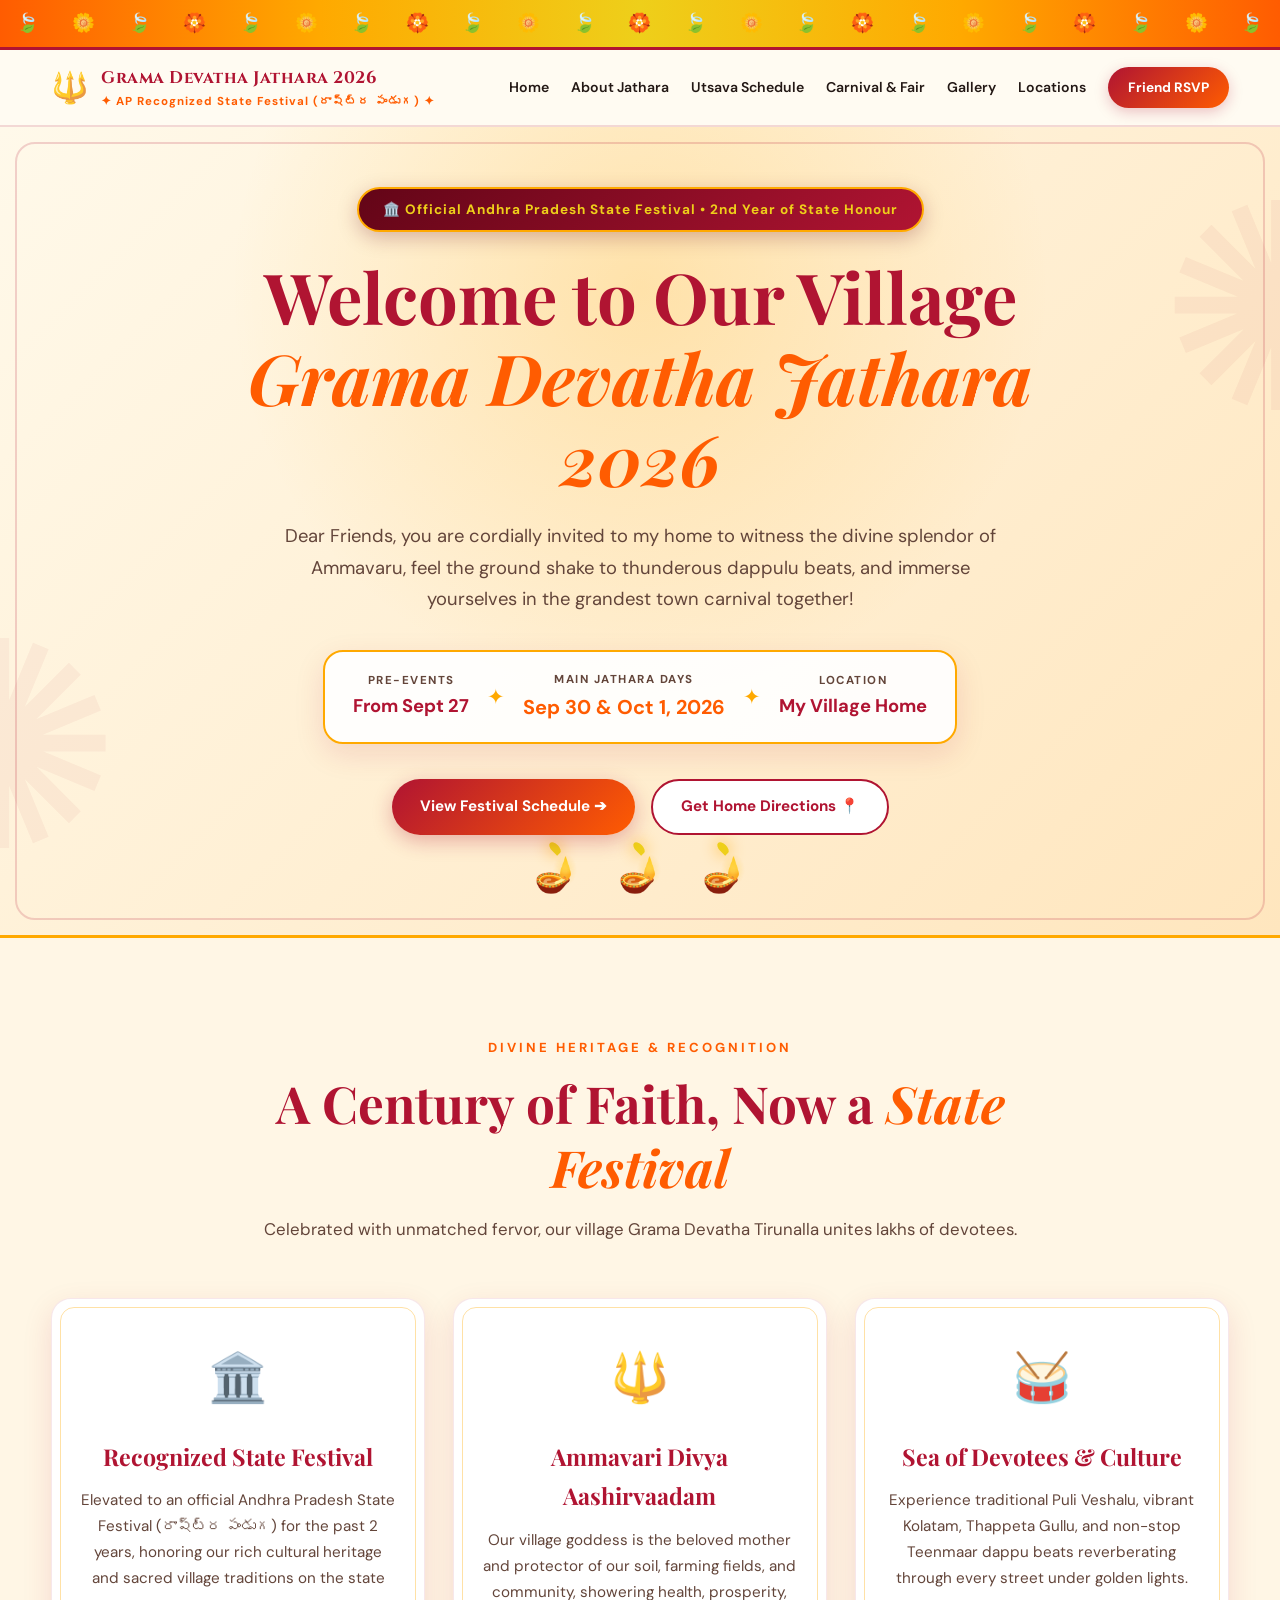
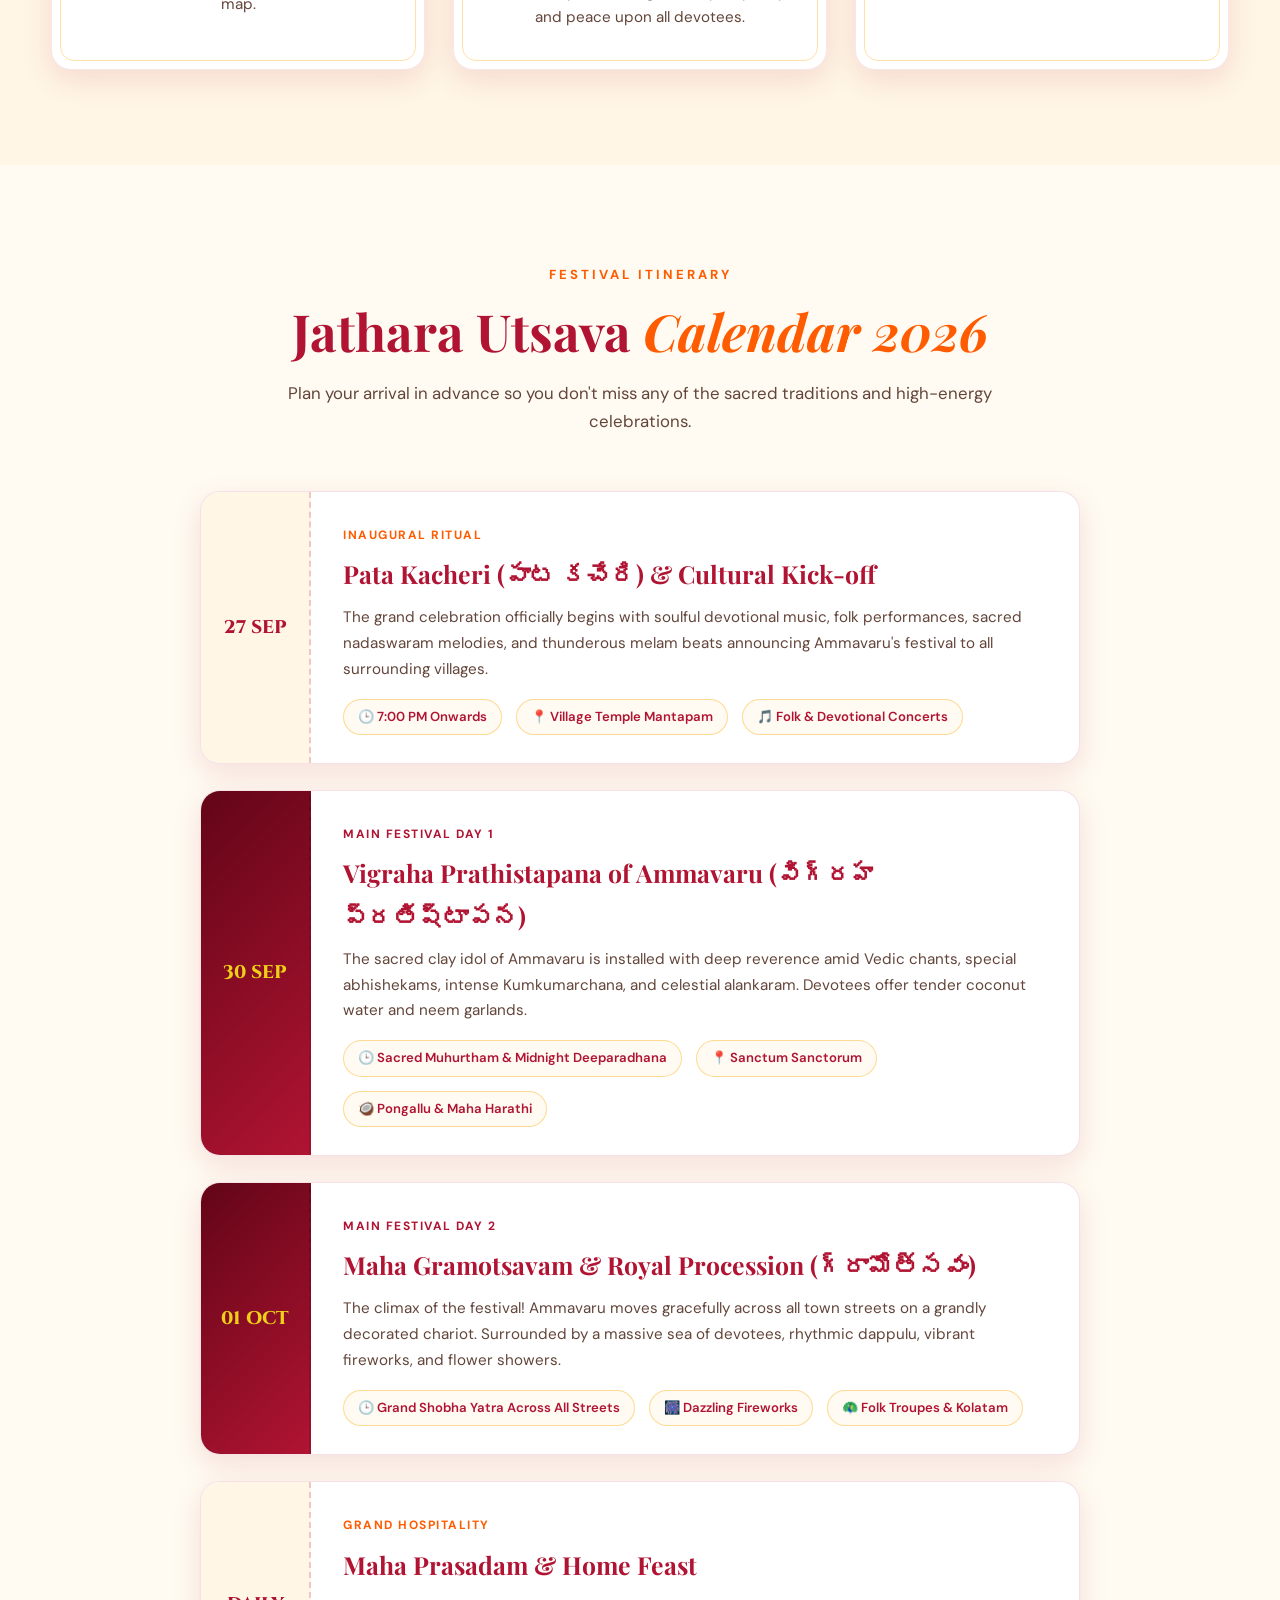
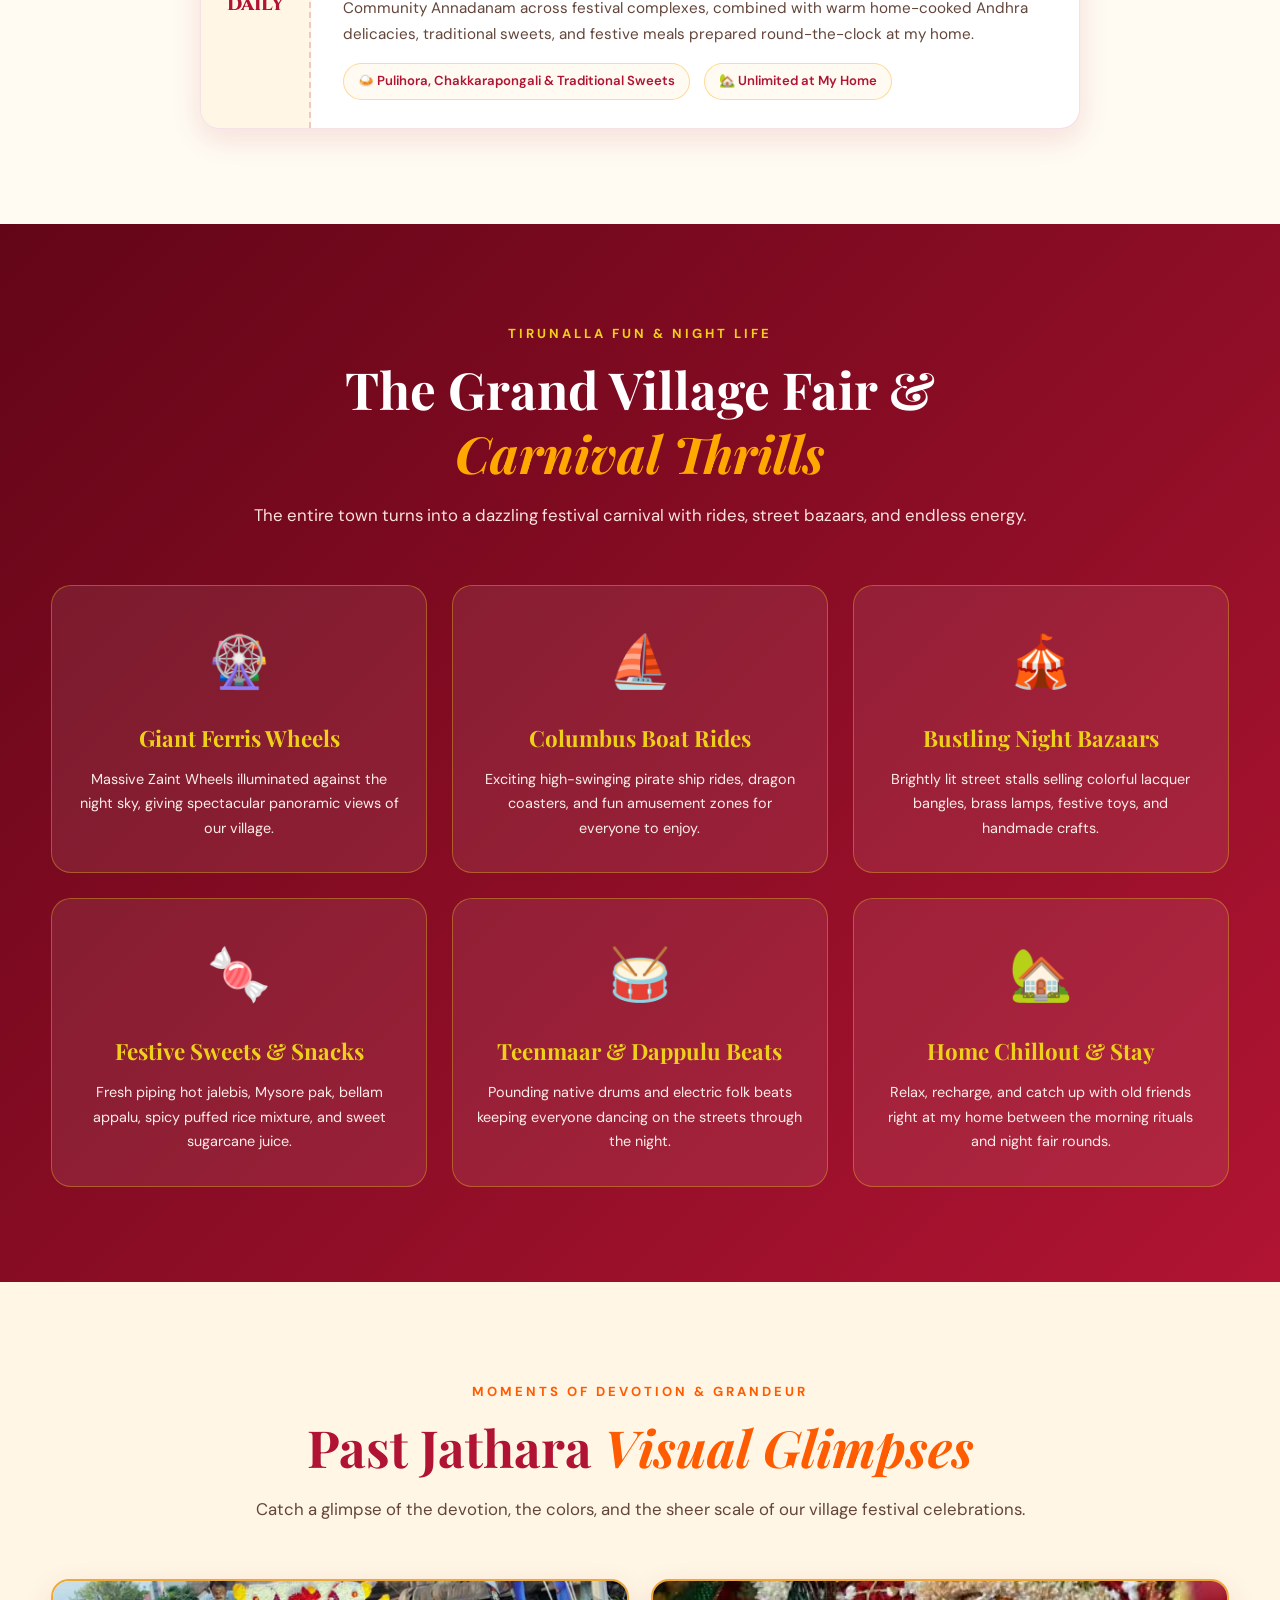
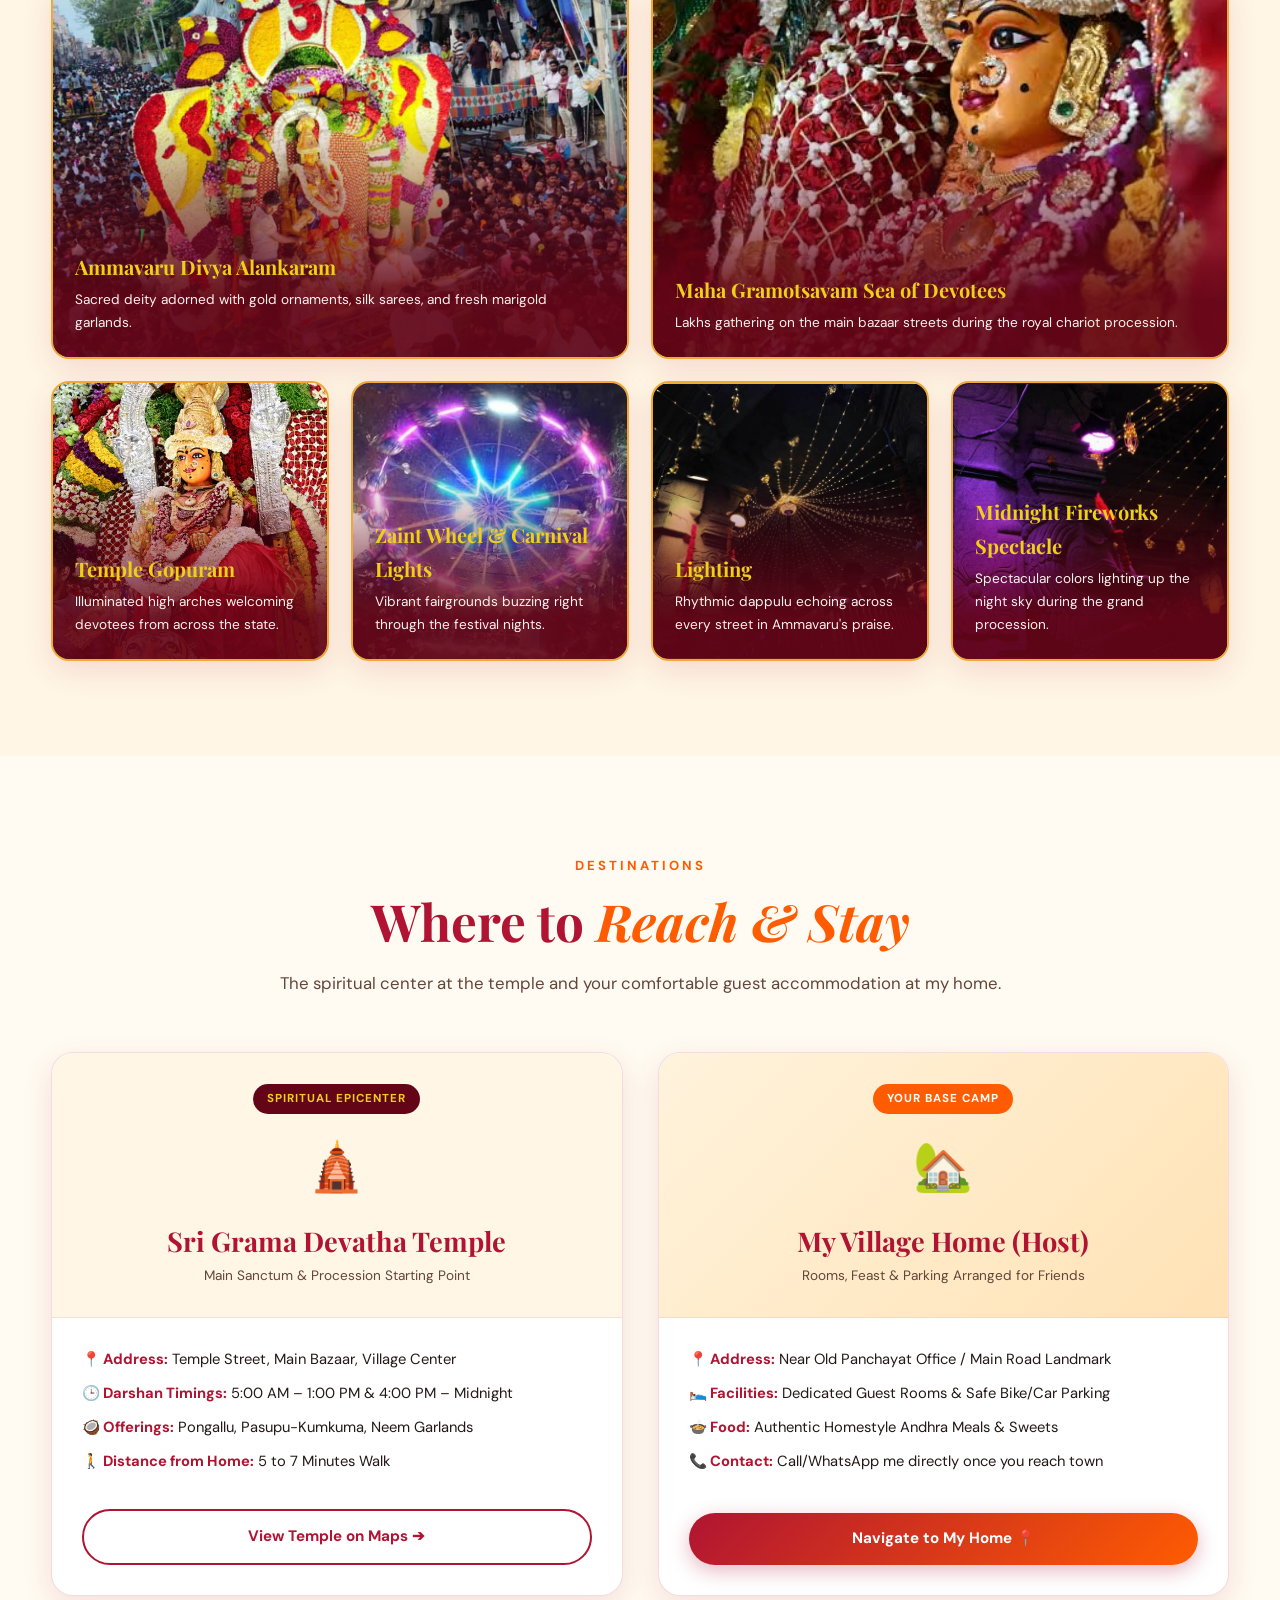
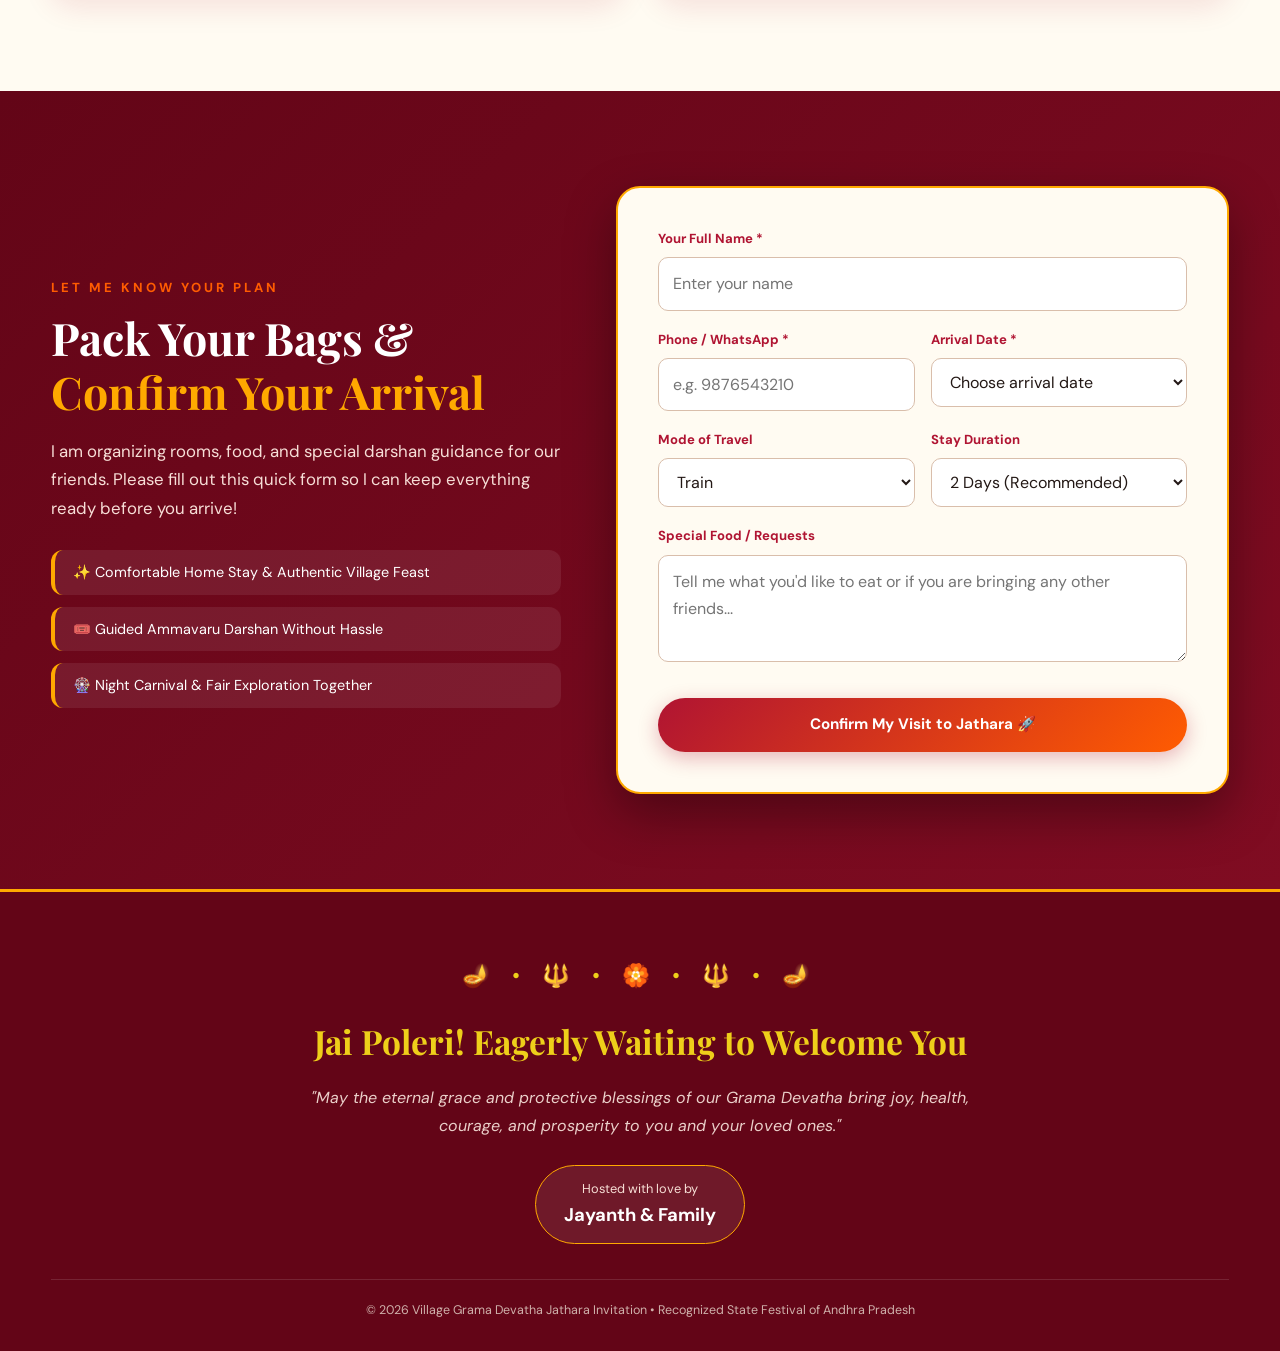
<file: Greeting Project/index.html>
<!DOCTYPE html>
<html lang="en">
<head>
    <meta charset="UTF-8">
    <meta name="viewport" content="width=device-width, initial-scale=1.0">
    <title>Sri Grama Devatha Jathara 2026 | Andhra Pradesh State Festival</title>

    <!-- Google Fonts -->
    <link rel="preconnect" href="https://fonts.googleapis.com">
    <link rel="preconnect" href="https://fonts.gstatic.com" crossorigin>
    <link href="https://fonts.googleapis.com/css2?family=Cinzel:wght@600;700;800;900&family=DM+Sans:wght@400;500;600;700&family=Playfair+Display:ital,wght@0,600;0,700;1,500;1,700&display=swap" rel="stylesheet">

    <!-- Stylesheet -->
    <link rel="stylesheet" href="style.css">
</head>
<body>

    <!-- ================= TOP FESTIVE TORAN ================= -->
    <div class="festive-toran" aria-hidden="true">
        <span class="leaf">🍃</span><span class="flower">🌼</span>
        <span class="leaf">🍃</span><span class="flower">🏵️</span>
        <span class="leaf">🍃</span><span class="flower">🌼</span>
        <span class="leaf">🍃</span><span class="flower">🏵️</span>
        <span class="leaf">🍃</span><span class="flower">🌼</span>
        <span class="leaf">🍃</span><span class="flower">🏵️</span>
        <span class="leaf">🍃</span><span class="flower">🌼</span>
        <span class="leaf">🍃</span><span class="flower">🏵️</span>
        <span class="leaf">🍃</span><span class="flower">🌼</span>
        <span class="leaf">🍃</span><span class="flower">🏵️</span>
        <span class="leaf">🍃</span><span class="flower">🌼</span>
        <span class="leaf">🍃</span>
    </div>

    <!-- ================= HEADER / NAVBAR ================= -->
    <header class="header">
        <div class="container nav-container">
            <a href="#home" class="brand">
                <span class="brand-symbol">🔱</span>
                <div class="brand-text">
                    <span class="brand-title">Grama Devatha Jathara 2026</span>
                    <span class="brand-tag">✦ AP Recognized State Festival (రాష్ట్ర పండుగ) ✦</span>
                </div>
            </a>

            <nav class="navbar">
                <a href="#home">Home</a>
                <a href="#about">About Jathara</a>
                <a href="#schedule">Utsava Schedule</a>
                <a href="#carnival">Carnival & Fair</a>
                <a href="#gallery">Gallery</a>
                <a href="#locations">Locations</a>
                <a href="#rsvp" class="nav-btn">Friend RSVP</a>
            </nav>
        </div>
    </header>

    <!-- ================= HERO SECTION ================= -->
    <section class="hero" id="home">
        <div class="mandala-bg mandala-left">✺</div>
        <div class="mandala-bg mandala-right">✺</div>

        <div class="container hero-container">
            <div class="state-badge">
                <span>🏛️ Official Andhra Pradesh State Festival • 2nd Year of State Honour</span>
            </div>

            <h1 class="hero-title">
                Welcome to Our Village
                <span>Grama Devatha Jathara 2026</span>
            </h1>

            <p class="hero-subtitle">
                Dear Friends, you are cordially invited to my home to witness the divine 
                splendor of Ammavaru, feel the ground shake to thunderous dappulu beats, 
                and immerse yourselves in the grandest town carnival together!
            </p>

            <div class="hero-date-highlight">
                <div class="date-chip">
                    <strong>PRE-EVENTS</strong>
                    <span>From Sept 27</span>
                </div>
                <div class="date-divider">✦</div>
                <div class="date-chip main-day">
                    <strong>MAIN JATHARA DAYS</strong>
                    <span>Sep 30 & Oct 1, 2026</span>
                </div>
                <div class="date-divider">✦</div>
                <div class="date-chip">
                    <strong>LOCATION</strong>
                    <span>My Village Home</span>
                </div>
            </div>

            <div class="hero-actions">
                <a href="#schedule" class="btn btn-primary">View Festival Schedule ➔</a>
                <a href="#locations" class="btn btn-secondary">Get Home Directions 📍</a>
            </div>
        </div>

        <!-- Animated Floating Diyas -->
        <div class="hero-diyas">
            <div class="diya-wrapper">
                <span class="diya-flame"></span>
                <span class="diya-icon">🪔</span>
            </div>
            <div class="diya-wrapper">
                <span class="diya-flame"></span>
                <span class="diya-icon">🪔</span>
            </div>
            <div class="diya-wrapper">
                <span class="diya-flame"></span>
                <span class="diya-icon">🪔</span>
            </div>
        </div>
    </section>

    <!-- ================= STATE FESTIVAL PRESTIGE ================= -->
    <section class="section about-section" id="about">
        <div class="container">
            <div class="section-heading">
                <span class="section-label">Divine Heritage & Recognition</span>
                <h2>A Century of Faith, Now a <span>State Festival</span></h2>
                <p>Celebrated with unmatched fervor, our village Grama Devatha Tirunalla unites lakhs of devotees.</p>
            </div>

            <div class="about-grid">
                <div class="about-card">
                    <div class="about-icon">🏛️</div>
                    <h3>Recognized State Festival</h3>
                    <p>
                        Elevated to an official Andhra Pradesh State Festival (రాష్ట్ర పండుగ) for the past 2 years, honoring our rich cultural heritage and sacred village traditions on the state map.
                    </p>
                </div>

                <div class="about-card">
                    <div class="about-icon">🔱</div>
                    <h3>Ammavari Divya Aashirvaadam</h3>
                    <p>
                        Our village goddess is the beloved mother and protector of our soil, farming fields, and community, showering health, prosperity, and peace upon all devotees.
                    </p>
                </div>

                <div class="about-card">
                    <div class="about-icon">🥁</div>
                    <h3>Sea of Devotees & Culture</h3>
                    <p>
                        Experience traditional Puli Veshalu, vibrant Kolatam, Thappeta Gullu, and non-stop Teenmaar dappu beats reverberating through every street under golden lights.
                    </p>
                </div>
            </div>
        </div>
    </section>

    <!-- ================= JATHARA UTSAVA SCHEDULE ================= -->
    <section class="section schedule-section" id="schedule">
        <div class="container">
            <div class="section-heading">
                <span class="section-label">Festival Itinerary</span>
                <h2>Jathara Utsava <span>Calendar 2026</span></h2>
                <p>Plan your arrival in advance so you don't miss any of the sacred traditions and high-energy celebrations.</p>
            </div>

            <div class="timeline">
                <!-- Day 1: Pata Kacheri -->
                <div class="timeline-card">
                    <div class="timeline-badge">27 SEP</div>
                    <div class="timeline-content">
                        <span class="timeline-tag">Inaugural Ritual</span>
                        <h3>Pata Kacheri (పాట కచేరి) & Cultural Kick-off</h3>
                        <p>
                            The grand celebration officially begins with soulful devotional music, folk performances, sacred nadaswaram melodies, and thunderous melam beats announcing Ammavaru's festival to all surrounding villages.
                        </p>
                        <div class="timeline-meta">
                            <span>🕒 7:00 PM Onwards</span>
                            <span>📍 Village Temple Mantapam</span>
                            <span>🎵 Folk & Devotional Concerts</span>
                        </div>
                    </div>
                </div>

                <!-- Day 2: Prathistapana -->
                <div class="timeline-card highlight-card">
                    <div class="timeline-badge special">30 SEP</div>
                    <div class="timeline-content">
                        <span class="timeline-tag state-tag">Main Festival Day 1</span>
                        <h3>Vigraha Prathistapana of Ammavaru (విగ్రహ ప్రతిష్టాపన)</h3>
                        <p>
                            The sacred clay idol of Ammavaru is installed with deep reverence amid Vedic chants, special abhishekams, intense Kumkumarchana, and celestial alankaram. Devotees offer tender coconut water and neem garlands.
                        </p>
                        <div class="timeline-meta">
                            <span>🕒 Sacred Muhurtham & Midnight Deeparadhana</span>
                            <span>📍 Sanctum Sanctorum</span>
                            <span>🥥 Pongallu & Maha Harathi</span>
                        </div>
                    </div>
                </div>

                <!-- Day 3: Maha Gramotsavam -->
                <div class="timeline-card highlight-card">
                    <div class="timeline-badge special">01 OCT</div>
                    <div class="timeline-content">
                        <span class="timeline-tag state-tag">Main Festival Day 2</span>
                        <h3>Maha Gramotsavam & Royal Procession (గ్రామోత్సవం)</h3>
                        <p>
                            The climax of the festival! Ammavaru moves gracefully across all town streets on a grandly decorated chariot. Surrounded by a massive sea of devotees, rhythmic dappulu, vibrant fireworks, and flower showers.
                        </p>
                        <div class="timeline-meta">
                            <span>🕒 Grand Shobha Yatra Across All Streets</span>
                            <span>🎆 Dazzling Fireworks</span>
                            <span>🦚 Folk Troupes & Kolatam</span>
                        </div>
                    </div>
                </div>

                <!-- Daily Annadanam -->
                <div class="timeline-card">
                    <div class="timeline-badge">DAILY</div>
                    <div class="timeline-content">
                        <span class="timeline-tag">Grand Hospitality</span>
                        <h3>Maha Prasadam & Home Feast</h3>
                        <p>
                            Community Annadanam across festival complexes, combined with warm home-cooked Andhra delicacies, traditional sweets, and festive meals prepared round-the-clock at my home.
                        </p>
                        <div class="timeline-meta">
                            <span>🍛 Pulihora, Chakkarapongali & Traditional Sweets</span>
                            <span>🏡 Unlimited at My Home</span>
                        </div>
                    </div>
                </div>
            </div>
        </div>
    </section>

    <!-- ================= CARNIVAL & FAIR ================= -->
    <section class="section carnival-section" id="carnival">
        <div class="container">
            <div class="section-heading light">
                <span class="section-label">Tirunalla Fun & Night Life</span>
                <h2>The Grand Village Fair & <span>Carnival Thrills</span></h2>
                <p>The entire town turns into a dazzling festival carnival with rides, street bazaars, and endless energy.</p>
            </div>

            <div class="carnival-grid">
                <div class="carnival-card">
                    <span class="carnival-emoji">🎡</span>
                    <h3>Giant Ferris Wheels</h3>
                    <p>Massive Zaint Wheels illuminated against the night sky, giving spectacular panoramic views of our village.</p>
                </div>

                <div class="carnival-card">
                    <span class="carnival-emoji">⛵</span>
                    <h3>Columbus Boat Rides</h3>
                    <p>Exciting high-swinging pirate ship rides, dragon coasters, and fun amusement zones for everyone to enjoy.</p>
                </div>

                <div class="carnival-card">
                    <span class="carnival-emoji">🎪</span>
                    <h3>Bustling Night Bazaars</h3>
                    <p>Brightly lit street stalls selling colorful lacquer bangles, brass lamps, festive toys, and handmade crafts.</p>
                </div>

                <div class="carnival-card">
                    <span class="carnival-emoji">🍬</span>
                    <h3>Festive Sweets & Snacks</h3>
                    <p>Fresh piping hot jalebis, Mysore pak, bellam appalu, spicy puffed rice mixture, and sweet sugarcane juice.</p>
                </div>

                <div class="carnival-card">
                    <span class="carnival-emoji">🥁</span>
                    <h3>Teenmaar & Dappulu Beats</h3>
                    <p>Pounding native drums and electric folk beats keeping everyone dancing on the streets through the night.</p>
                </div>

                <div class="carnival-card">
                    <span class="carnival-emoji">🏡</span>
                    <h3>Home Chillout & Stay</h3>
                    <p>Relax, recharge, and catch up with old friends right at my home between the morning rituals and night fair rounds.</p>
                </div>
            </div>
        </div>
    </section>

    <!-- ================= GALLERY ================= -->
    <section class="section gallery-section" id="gallery">
        <div class="container">
            <div class="section-heading">
                <span class="section-label">Moments of Devotion & Grandeur</span>
                <h2>Past Jathara <span>Visual Glimpses</span></h2>
                <p>Catch a glimpse of the devotion, the colors, and the sheer scale of our village festival celebrations.</p>
            </div>

            <div class="gallery-grid">
                <div class="gallery-item featured">
                    <img src="image4.jpeg">
                    <div class="gallery-overlay">
                        <h4>Ammavaru Divya Alankaram</h4>
                        <p>Sacred deity adorned with gold ornaments, silk sarees, and fresh marigold garlands.</p>
                    </div>
                </div>

                <div class="gallery-item featured">
                    <img src="image3.jpeg" alt="Maha Gramotsavam Grand Procession through village streets">
                    <div class="gallery-overlay">
                        <h4>Maha Gramotsavam Sea of Devotees</h4>
                        <p>Lakhs gathering on the main bazaar streets during the royal chariot procession.</p>
                    </div>
                </div>

                <div class="gallery-item">
                    <div class="custom-card-img img-gopuram">
                        <span class="card-icon"><img src="image5.jpeg"/></span>
                    </div>
                    <div class="gallery-overlay">
                        <h4>Temple Gopuram </h4>
                        <p>Illuminated high arches welcoming devotees from across the state.</p>
                    </div>
                </div>

                <div class="gallery-item">
                    <div class="custom-card-img img-carnival">
                        <span class="card-icon"><img src="image7.jpeg"/> </span>
                    </div>
                    <div class="gallery-overlay">
                        <h4>Zaint Wheel & Carnival Lights</h4>
                        <p>Vibrant fairgrounds buzzing right through the festival nights.</p>
                    </div>
                </div>

                <div class="gallery-item">
                    <div class="custom-card-img img-melam">
                        <span class="card-icon"><img src="image1.jpeg"/></span>
                    </div>
                    <div class="gallery-overlay">
                        <h4>Lighting </h4>
                        <p>Rhythmic dappulu echoing across every street in Ammavaru's praise.</p>
                    </div>
                </div>

                <div class="gallery-item">
                    <div class="custom-card-img img-fireworks">
                        <span class="card-icon"><img src="image2.jpeg"/></span>
                    </div>
                    <div class="gallery-overlay">
                        <h4>Midnight Fireworks Spectacle</h4>
                        <p>Spectacular colors lighting up the night sky during the grand procession.</p>
                    </div>
                </div>
            </div>
        </div>
    </section>

    <!-- ================= LOCATIONS (TEMPLE & HOME) ================= -->
    <section class="section locations-section" id="locations">
        <div class="container">
            <div class="section-heading">
                <span class="section-label">Destinations</span>
                <h2>Where to <span>Reach & Stay</span></h2>
                <p>The spiritual center at the temple and your comfortable guest accommodation at my home.</p>
            </div>

            <div class="locations-grid">
                <!-- Temple Card -->
                <div class="location-card">
                    <div class="location-header">
                        <span class="loc-badge">Spiritual Epicenter</span>
                        <div class="loc-icon">🛕</div>
                        <h3>Sri Grama Devatha Temple</h3>
                        <p class="loc-sub">Main Sanctum & Procession Starting Point</p>
                    </div>
                    <div class="location-body">
                        <ul class="loc-info-list">
                            <li><strong>📍 Address:</strong> Temple Street, Main Bazaar, Village Center</li>
                            <li><strong>🕒 Darshan Timings:</strong> 5:00 AM – 1:00 PM & 4:00 PM – Midnight</li>
                            <li><strong>🥥 Offerings:</strong> Pongallu, Pasupu-Kumkuma, Neem Garlands</li>
                            <li><strong>🚶 Distance from Home:</strong> 5 to 7 Minutes Walk</li>
                        </ul>
                        <a href="https://maps.google.com" target="_blank" rel="noopener" class="btn btn-outline">
                            View Temple on Maps ➔
                        </a>
                    </div>
                </div>

                <!-- My Home Card -->
                <div class="location-card home-card">
                    <div class="location-header">
                        <span class="loc-badge special">Your Base Camp</span>
                        <div class="loc-icon">🏡</div>
                        <h3>My Village Home (Host)</h3>
                        <p class="loc-sub">Rooms, Feast & Parking Arranged for Friends</p>
                    </div>
                    <div class="location-body">
                        <ul class="loc-info-list">
                            <li><strong>📍 Address:</strong> Near Old Panchayat Office / Main Road Landmark</li>
                            <li><strong>🛌 Facilities:</strong> Dedicated Guest Rooms & Safe Bike/Car Parking</li>
                            <li><strong>🍲 Food:</strong> Authentic Homestyle Andhra Meals & Sweets</li>
                            <li><strong>📞 Contact:</strong> Call/WhatsApp me directly once you reach town</li>
                        </ul>
                        <a href="https://maps.google.com" target="_blank" rel="noopener" class="btn btn-primary">
                            Navigate to My Home 📍
                        </a>
                    </div>
                </div>
            </div>
        </div>
    </section>

    <!-- ================= FRIEND RSVP ================= -->
    <section class="section rsvp-section" id="rsvp">
        <div class="container">
            <div class="rsvp-layout">
                <div class="rsvp-intro">
                    <span class="section-label">Let Me Know Your Plan</span>
                    <h2>Pack Your Bags & <span>Confirm Your Arrival</span></h2>
                    <p>
                        I am organizing rooms, food, and special darshan guidance for our friends. 
                        Please fill out this quick form so I can keep everything ready before you arrive!
                    </p>
                    <div class="rsvp-highlights">
                        <div class="hl-item">✨ Comfortable Home Stay & Authentic Village Feast</div>
                        <div class="hl-item">🎟️ Guided Ammavaru Darshan Without Hassle</div>
                        <div class="hl-item">🎡 Night Carnival & Fair Exploration Together</div>
                    </div>
                </div>

                <form class="rsvp-form" action="#" method="get">
                    <div class="form-group">
                        <label for="fname">Your Full Name *</label>
                        <input type="text" id="fname" name="fname" placeholder="Enter your name" required>
                    </div>

                    <div class="form-row">
                        <div class="form-group">
                            <label for="phone">Phone / WhatsApp *</label>
                            <input type="tel" id="phone" name="phone" placeholder="e.g. 9876543210" required>
                        </div>
                        <div class="form-group">
                            <label for="arrival">Arrival Date *</label>
                            <select id="arrival" name="arrival" required>
                                <option value="">Choose arrival date</option>
                                <option value="sep27">Sep 27 (Pata Kacheri)</option>
                                <option value="sep28-29">Sep 28 - 29 (Pre-Jathara)</option>
                                <option value="sep30">Sep 30 (Vigraha Prathistapana)</option>
                                <option value="oct01">Oct 01 (Maha Gramotsavam)</option>
                            </select>
                        </div>
                    </div>

                    <div class="form-row">
                        <div class="form-group">
                            <label for="mode">Mode of Travel</label>
                            <select id="mode" name="mode">
                                <option value="train">Train</option>
                                <option value="bus">RTC / Private Bus</option>
                                <option value="bike">Bike Ride</option>
                                <option value="car">Personal Car</option>
                            </select>
                        </div>
                        <div class="form-group">
                            <label for="days">Stay Duration</label>
                            <select id="days" name="days">
                                <option value="1">1 Day</option>
                                <option value="2" selected>2 Days (Recommended)</option>
                                <option value="3">3 Days or More</option>
                            </select>
                        </div>
                    </div>

                    <div class="form-group">
                        <label for="notes">Special Food / Requests</label>
                        <textarea id="notes" name="notes" rows="3" placeholder="Tell me what you'd like to eat or if you are bringing any other friends..."></textarea>
                    </div>

                    <button type="submit" class="btn btn-primary form-submit">
                        Confirm My Visit to Jathara 🚀
                    </button>
                </form>
            </div>
        </div>
    </section>

    <!-- ================= FOOTER ================= -->
    <footer class="footer">
        <div class="container">
            <div class="footer-symbols">🪔 • 🔱 • 🏵️ • 🔱 • 🪔</div>
            <h2>Jai Poleri! Eagerly Waiting to Welcome You</h2>
            <p class="footer-msg">
                "May the eternal grace and protective blessings of our Grama Devatha bring joy, health, courage, and prosperity to you and your loved ones."
            </p>
            <div class="footer-host">
                <span>Hosted with love by</span>
                <strong>Jayanth & Family</strong>
            </div>
            <div class="footer-bottom">
                <p>© 2026 Village Grama Devatha Jathara Invitation • Recognized State Festival of Andhra Pradesh</p>
            </div>
        </div>
    </footer>

</body>
</html>
</file>
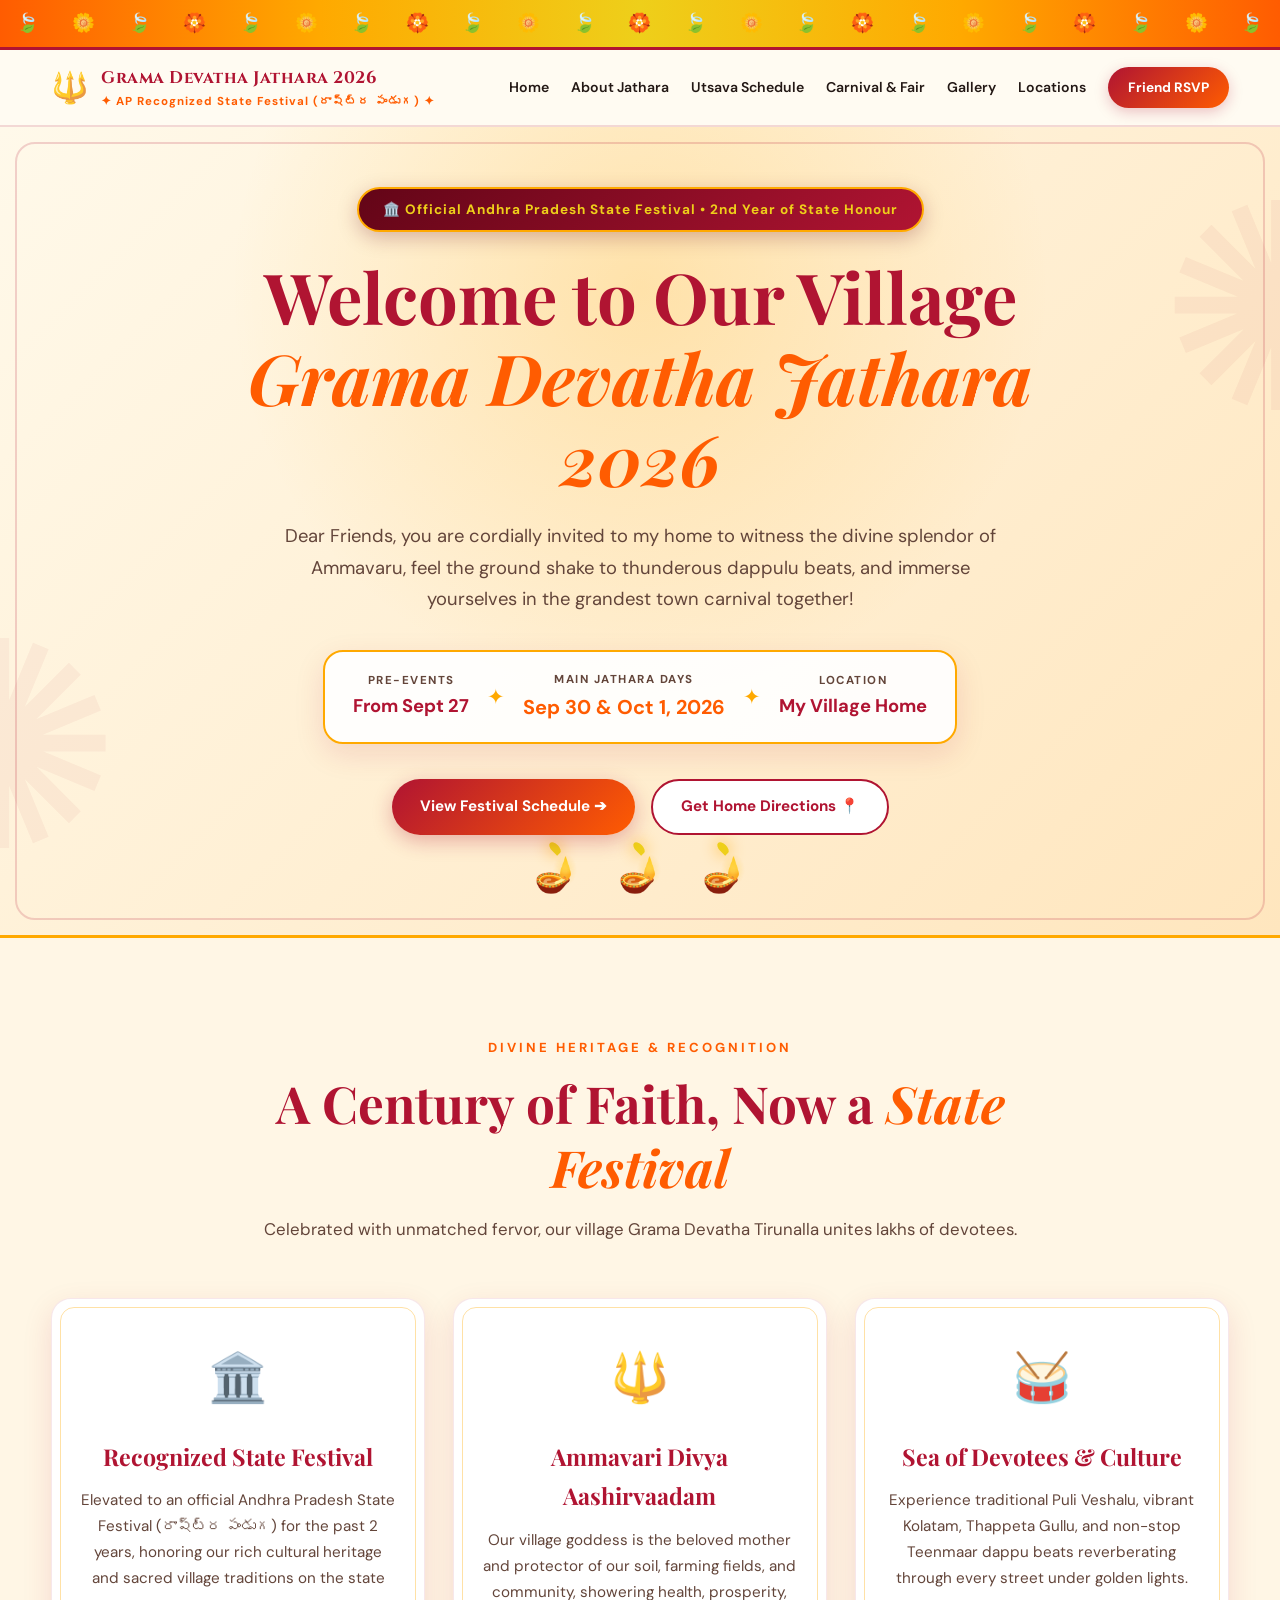
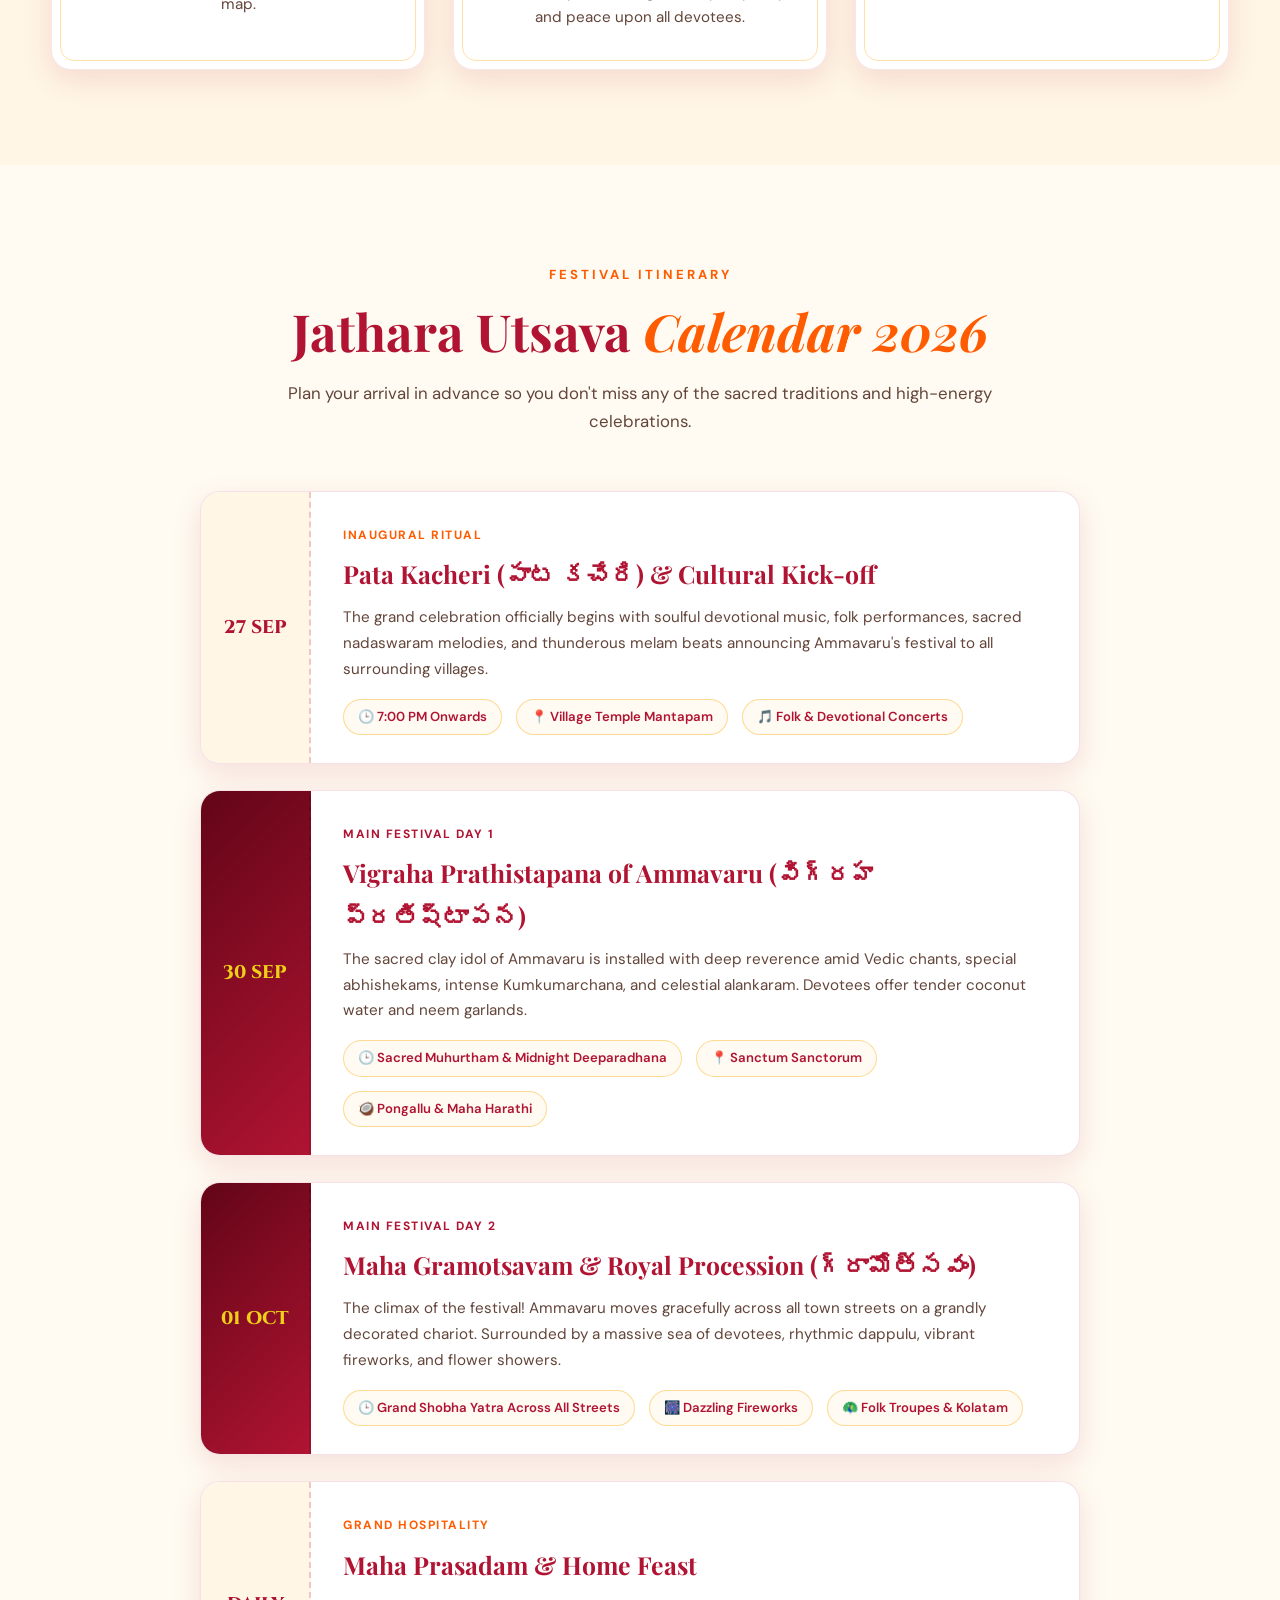
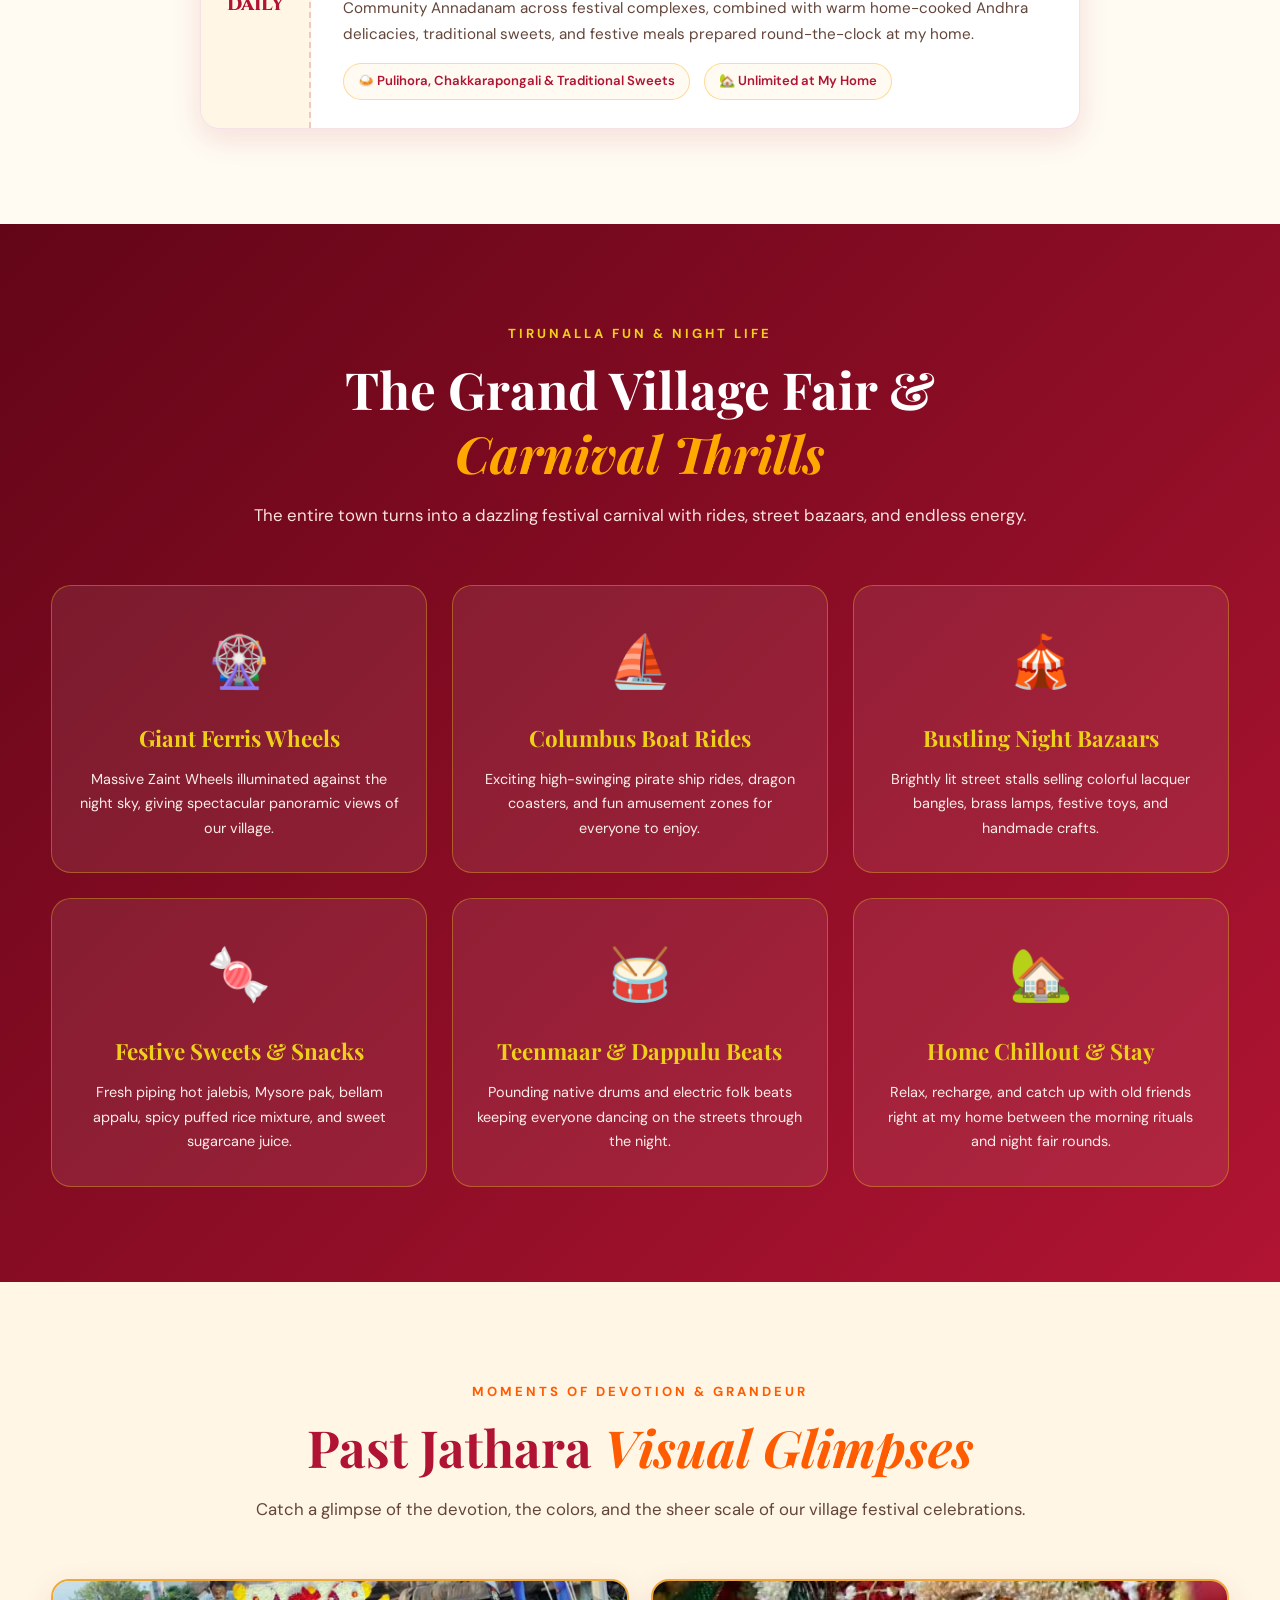
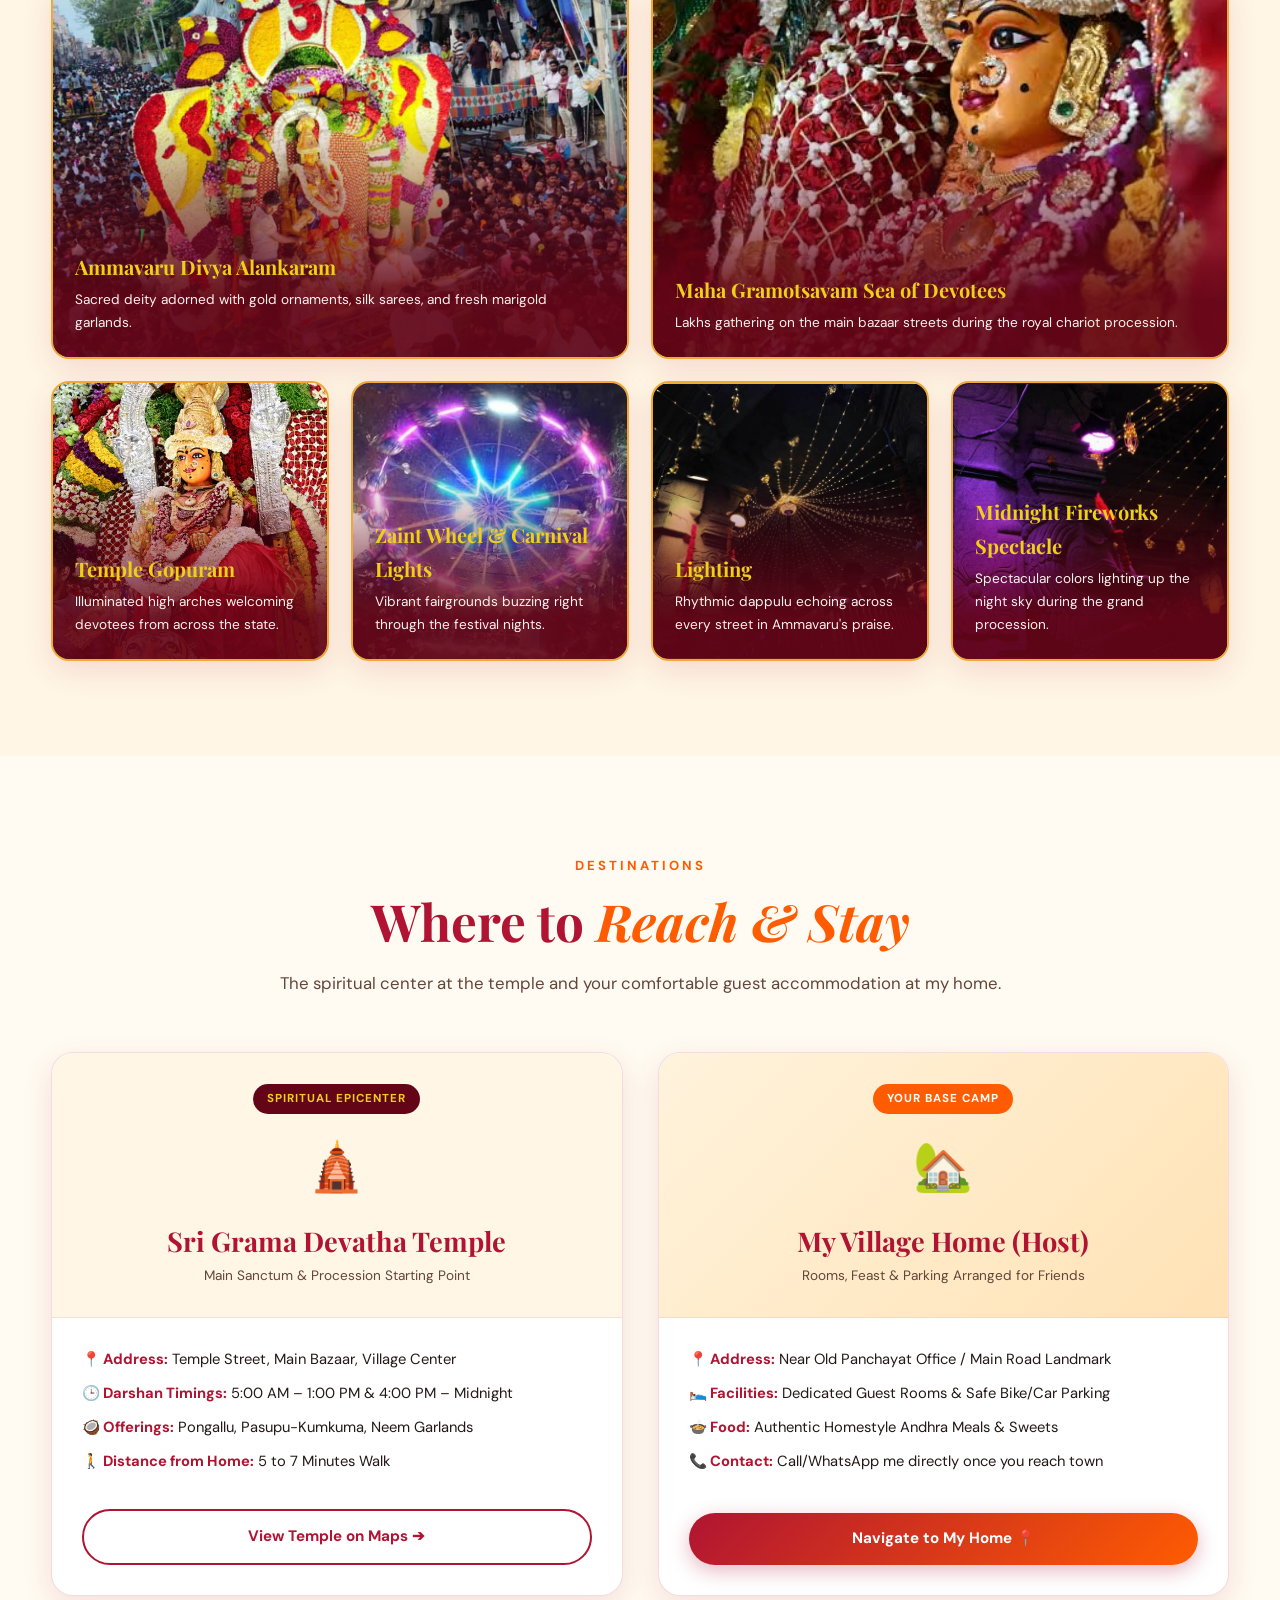
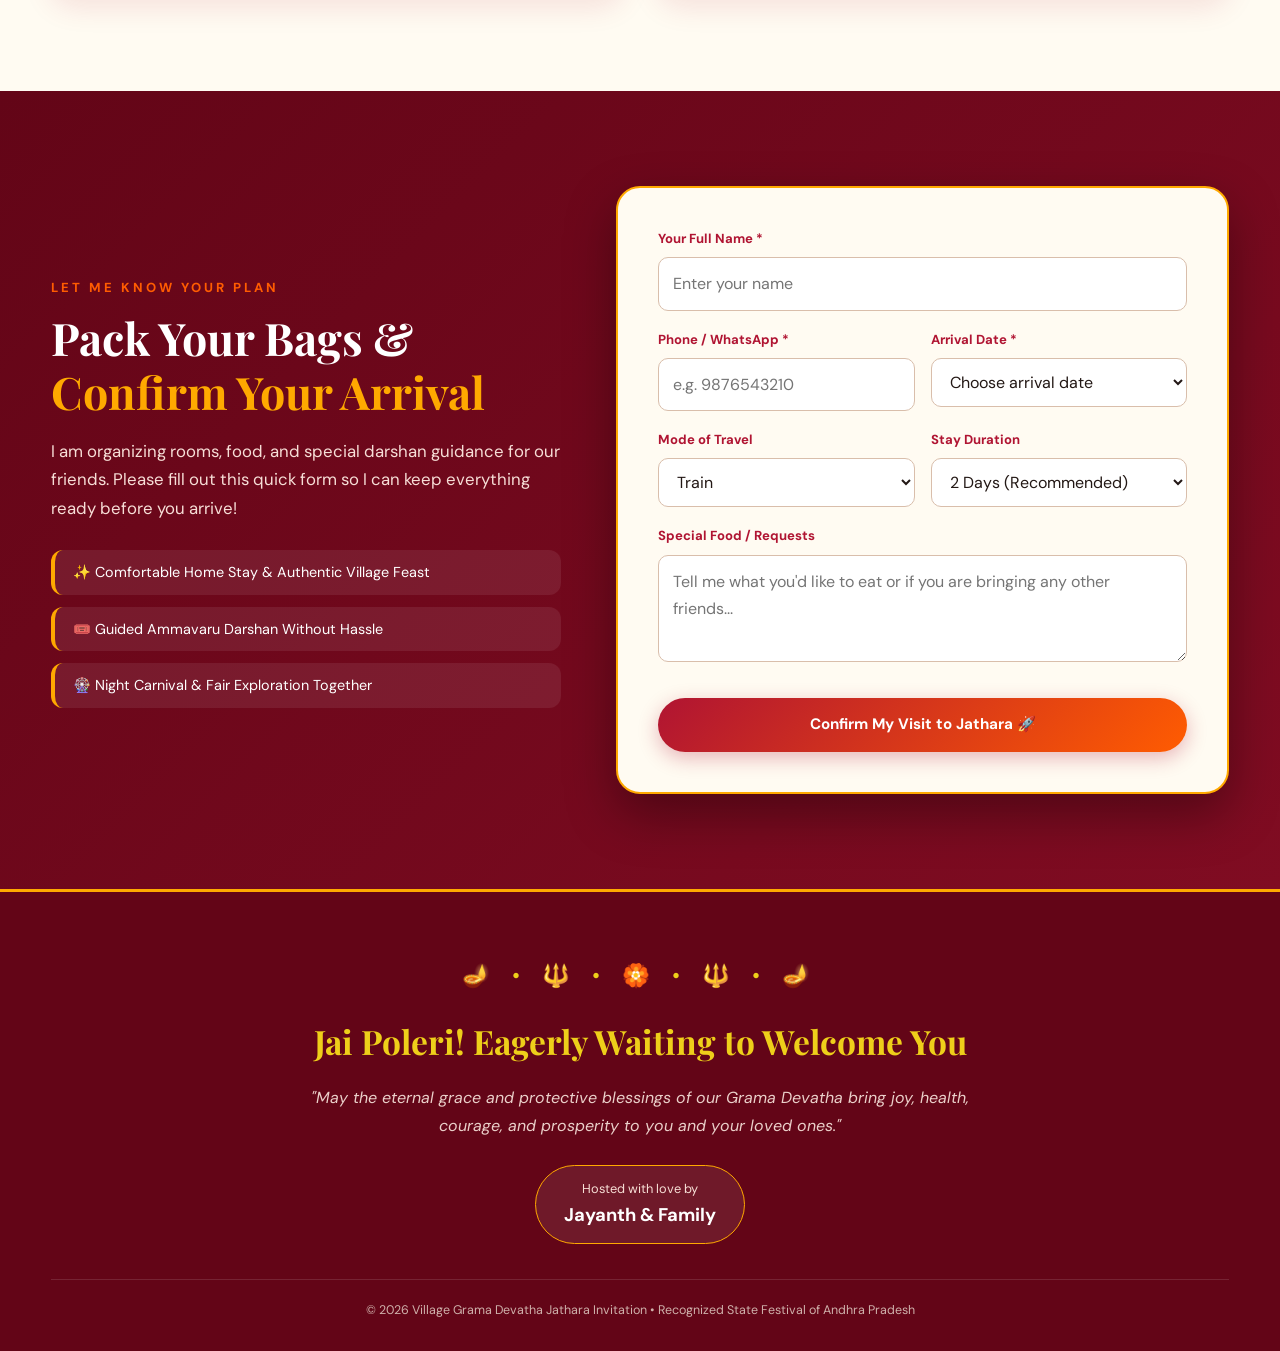
<file: Greeting Project/HTML.html>
<!DOCTYPE html>
<html lang="en">
<head>
    <meta charset="UTF-8">
    <meta name="viewport" content="width=device-width, initial-scale=1.0">
    <title>Sri Grama Devatha Jathara 2026 | Andhra Pradesh State Festival</title>

    <!-- Google Fonts -->
    <link rel="preconnect" href="https://fonts.googleapis.com">
    <link rel="preconnect" href="https://fonts.gstatic.com" crossorigin>
    <link href="https://fonts.googleapis.com/css2?family=Cinzel:wght@600;700;800;900&family=DM+Sans:wght@400;500;600;700&family=Playfair+Display:ital,wght@0,600;0,700;1,500;1,700&display=swap" rel="stylesheet">

    <!-- Stylesheet -->
    <link rel="stylesheet" href="CSS.css">
</head>
<body>

    <!-- ================= TOP FESTIVE TORAN ================= -->
    <div class="festive-toran" aria-hidden="true">
        <span class="leaf">🍃</span><span class="flower">🌼</span>
        <span class="leaf">🍃</span><span class="flower">🏵️</span>
        <span class="leaf">🍃</span><span class="flower">🌼</span>
        <span class="leaf">🍃</span><span class="flower">🏵️</span>
        <span class="leaf">🍃</span><span class="flower">🌼</span>
        <span class="leaf">🍃</span><span class="flower">🏵️</span>
        <span class="leaf">🍃</span><span class="flower">🌼</span>
        <span class="leaf">🍃</span><span class="flower">🏵️</span>
        <span class="leaf">🍃</span><span class="flower">🌼</span>
        <span class="leaf">🍃</span><span class="flower">🏵️</span>
        <span class="leaf">🍃</span><span class="flower">🌼</span>
        <span class="leaf">🍃</span>
    </div>

    <!-- ================= HEADER / NAVBAR ================= -->
    <header class="header">
        <div class="container nav-container">
            <a href="#home" class="brand">
                <span class="brand-symbol">🔱</span>
                <div class="brand-text">
                    <span class="brand-title">Grama Devatha Jathara 2026</span>
                    <span class="brand-tag">✦ AP Recognized State Festival (రాష్ట్ర పండుగ) ✦</span>
                </div>
            </a>

            <nav class="navbar">
                <a href="#home">Home</a>
                <a href="#about">About Jathara</a>
                <a href="#schedule">Utsava Schedule</a>
                <a href="#carnival">Carnival & Fair</a>
                <a href="#gallery">Gallery</a>
                <a href="#locations">Locations</a>
                <a href="#rsvp" class="nav-btn">Friend RSVP</a>
            </nav>
        </div>
    </header>

    <!-- ================= HERO SECTION ================= -->
    <section class="hero" id="home">
        <div class="mandala-bg mandala-left">✺</div>
        <div class="mandala-bg mandala-right">✺</div>

        <div class="container hero-container">
            <div class="state-badge">
                <span>🏛️ Official Andhra Pradesh State Festival • 2nd Year of State Honour</span>
            </div>

            <h1 class="hero-title">
                Welcome to Our Village
                <span>Grama Devatha Jathara 2026</span>
            </h1>

            <p class="hero-subtitle">
                Dear Friends, you are cordially invited to my home to witness the divine 
                splendor of Ammavaru, feel the ground shake to thunderous dappulu beats, 
                and immerse yourselves in the grandest town carnival together!
            </p>

            <div class="hero-date-highlight">
                <div class="date-chip">
                    <strong>PRE-EVENTS</strong>
                    <span>From Sept 27</span>
                </div>
                <div class="date-divider">✦</div>
                <div class="date-chip main-day">
                    <strong>MAIN JATHARA DAYS</strong>
                    <span>Sep 30 & Oct 1, 2026</span>
                </div>
                <div class="date-divider">✦</div>
                <div class="date-chip">
                    <strong>LOCATION</strong>
                    <span>My Village Home</span>
                </div>
            </div>

            <div class="hero-actions">
                <a href="#schedule" class="btn btn-primary">View Festival Schedule ➔</a>
                <a href="#locations" class="btn btn-secondary">Get Home Directions 📍</a>
            </div>
        </div>

        <!-- Animated Floating Diyas -->
        <div class="hero-diyas">
            <div class="diya-wrapper">
                <span class="diya-flame"></span>
                <span class="diya-icon">🪔</span>
            </div>
            <div class="diya-wrapper">
                <span class="diya-flame"></span>
                <span class="diya-icon">🪔</span>
            </div>
            <div class="diya-wrapper">
                <span class="diya-flame"></span>
                <span class="diya-icon">🪔</span>
            </div>
        </div>
    </section>

    <!-- ================= STATE FESTIVAL PRESTIGE ================= -->
    <section class="section about-section" id="about">
        <div class="container">
            <div class="section-heading">
                <span class="section-label">Divine Heritage & Recognition</span>
                <h2>A Century of Faith, Now a <span>State Festival</span></h2>
                <p>Celebrated with unmatched fervor, our village Grama Devatha Tirunalla unites lakhs of devotees.</p>
            </div>

            <div class="about-grid">
                <div class="about-card">
                    <div class="about-icon">🏛️</div>
                    <h3>Recognized State Festival</h3>
                    <p>
                        Elevated to an official Andhra Pradesh State Festival (రాష్ట్ర పండుగ) for the past 2 years, honoring our rich cultural heritage and sacred village traditions on the state map.
                    </p>
                </div>

                <div class="about-card">
                    <div class="about-icon">🔱</div>
                    <h3>Ammavari Divya Aashirvaadam</h3>
                    <p>
                        Our village goddess is the beloved mother and protector of our soil, farming fields, and community, showering health, prosperity, and peace upon all devotees.
                    </p>
                </div>

                <div class="about-card">
                    <div class="about-icon">🥁</div>
                    <h3>Sea of Devotees & Culture</h3>
                    <p>
                        Experience traditional Puli Veshalu, vibrant Kolatam, Thappeta Gullu, and non-stop Teenmaar dappu beats reverberating through every street under golden lights.
                    </p>
                </div>
            </div>
        </div>
    </section>

    <!-- ================= JATHARA UTSAVA SCHEDULE ================= -->
    <section class="section schedule-section" id="schedule">
        <div class="container">
            <div class="section-heading">
                <span class="section-label">Festival Itinerary</span>
                <h2>Jathara Utsava <span>Calendar 2026</span></h2>
                <p>Plan your arrival in advance so you don't miss any of the sacred traditions and high-energy celebrations.</p>
            </div>

            <div class="timeline">
                <!-- Day 1: Pata Kacheri -->
                <div class="timeline-card">
                    <div class="timeline-badge">27 SEP</div>
                    <div class="timeline-content">
                        <span class="timeline-tag">Inaugural Ritual</span>
                        <h3>Pata Kacheri (పాట కచేరి) & Cultural Kick-off</h3>
                        <p>
                            The grand celebration officially begins with soulful devotional music, folk performances, sacred nadaswaram melodies, and thunderous melam beats announcing Ammavaru's festival to all surrounding villages.
                        </p>
                        <div class="timeline-meta">
                            <span>🕒 7:00 PM Onwards</span>
                            <span>📍 Village Temple Mantapam</span>
                            <span>🎵 Folk & Devotional Concerts</span>
                        </div>
                    </div>
                </div>

                <!-- Day 2: Prathistapana -->
                <div class="timeline-card highlight-card">
                    <div class="timeline-badge special">30 SEP</div>
                    <div class="timeline-content">
                        <span class="timeline-tag state-tag">Main Festival Day 1</span>
                        <h3>Vigraha Prathistapana of Ammavaru (విగ్రహ ప్రతిష్టాపన)</h3>
                        <p>
                            The sacred clay idol of Ammavaru is installed with deep reverence amid Vedic chants, special abhishekams, intense Kumkumarchana, and celestial alankaram. Devotees offer tender coconut water and neem garlands.
                        </p>
                        <div class="timeline-meta">
                            <span>🕒 Sacred Muhurtham & Midnight Deeparadhana</span>
                            <span>📍 Sanctum Sanctorum</span>
                            <span>🥥 Pongallu & Maha Harathi</span>
                        </div>
                    </div>
                </div>

                <!-- Day 3: Maha Gramotsavam -->
                <div class="timeline-card highlight-card">
                    <div class="timeline-badge special">01 OCT</div>
                    <div class="timeline-content">
                        <span class="timeline-tag state-tag">Main Festival Day 2</span>
                        <h3>Maha Gramotsavam & Royal Procession (గ్రామోత్సవం)</h3>
                        <p>
                            The climax of the festival! Ammavaru moves gracefully across all town streets on a grandly decorated chariot. Surrounded by a massive sea of devotees, rhythmic dappulu, vibrant fireworks, and flower showers.
                        </p>
                        <div class="timeline-meta">
                            <span>🕒 Grand Shobha Yatra Across All Streets</span>
                            <span>🎆 Dazzling Fireworks</span>
                            <span>🦚 Folk Troupes & Kolatam</span>
                        </div>
                    </div>
                </div>

                <!-- Daily Annadanam -->
                <div class="timeline-card">
                    <div class="timeline-badge">DAILY</div>
                    <div class="timeline-content">
                        <span class="timeline-tag">Grand Hospitality</span>
                        <h3>Maha Prasadam & Home Feast</h3>
                        <p>
                            Community Annadanam across festival complexes, combined with warm home-cooked Andhra delicacies, traditional sweets, and festive meals prepared round-the-clock at my home.
                        </p>
                        <div class="timeline-meta">
                            <span>🍛 Pulihora, Chakkarapongali & Traditional Sweets</span>
                            <span>🏡 Unlimited at My Home</span>
                        </div>
                    </div>
                </div>
            </div>
        </div>
    </section>

    <!-- ================= CARNIVAL & FAIR ================= -->
    <section class="section carnival-section" id="carnival">
        <div class="container">
            <div class="section-heading light">
                <span class="section-label">Tirunalla Fun & Night Life</span>
                <h2>The Grand Village Fair & <span>Carnival Thrills</span></h2>
                <p>The entire town turns into a dazzling festival carnival with rides, street bazaars, and endless energy.</p>
            </div>

            <div class="carnival-grid">
                <div class="carnival-card">
                    <span class="carnival-emoji">🎡</span>
                    <h3>Giant Ferris Wheels</h3>
                    <p>Massive Zaint Wheels illuminated against the night sky, giving spectacular panoramic views of our village.</p>
                </div>

                <div class="carnival-card">
                    <span class="carnival-emoji">⛵</span>
                    <h3>Columbus Boat Rides</h3>
                    <p>Exciting high-swinging pirate ship rides, dragon coasters, and fun amusement zones for everyone to enjoy.</p>
                </div>

                <div class="carnival-card">
                    <span class="carnival-emoji">🎪</span>
                    <h3>Bustling Night Bazaars</h3>
                    <p>Brightly lit street stalls selling colorful lacquer bangles, brass lamps, festive toys, and handmade crafts.</p>
                </div>

                <div class="carnival-card">
                    <span class="carnival-emoji">🍬</span>
                    <h3>Festive Sweets & Snacks</h3>
                    <p>Fresh piping hot jalebis, Mysore pak, bellam appalu, spicy puffed rice mixture, and sweet sugarcane juice.</p>
                </div>

                <div class="carnival-card">
                    <span class="carnival-emoji">🥁</span>
                    <h3>Teenmaar & Dappulu Beats</h3>
                    <p>Pounding native drums and electric folk beats keeping everyone dancing on the streets through the night.</p>
                </div>

                <div class="carnival-card">
                    <span class="carnival-emoji">🏡</span>
                    <h3>Home Chillout & Stay</h3>
                    <p>Relax, recharge, and catch up with old friends right at my home between the morning rituals and night fair rounds.</p>
                </div>
            </div>
        </div>
    </section>

    <!-- ================= GALLERY ================= -->
    <section class="section gallery-section" id="gallery">
        <div class="container">
            <div class="section-heading">
                <span class="section-label">Moments of Devotion & Grandeur</span>
                <h2>Past Jathara <span>Visual Glimpses</span></h2>
                <p>Catch a glimpse of the devotion, the colors, and the sheer scale of our village festival celebrations.</p>
            </div>

            <div class="gallery-grid">
                <div class="gallery-item featured">
                    <img src="image4.jpeg">
                    <div class="gallery-overlay">
                        <h4>Ammavaru Divya Alankaram</h4>
                        <p>Sacred deity adorned with gold ornaments, silk sarees, and fresh marigold garlands.</p>
                    </div>
                </div>

                <div class="gallery-item featured">
                    <img src="image3.jpeg" alt="Maha Gramotsavam Grand Procession through village streets">
                    <div class="gallery-overlay">
                        <h4>Maha Gramotsavam Sea of Devotees</h4>
                        <p>Lakhs gathering on the main bazaar streets during the royal chariot procession.</p>
                    </div>
                </div>

                <div class="gallery-item">
                    <div class="custom-card-img img-gopuram">
                        <span class="card-icon"><img src="image5.jpeg"/></span>
                    </div>
                    <div class="gallery-overlay">
                        <h4>Temple Gopuram </h4>
                        <p>Illuminated high arches welcoming devotees from across the state.</p>
                    </div>
                </div>

                <div class="gallery-item">
                    <div class="custom-card-img img-carnival">
                        <span class="card-icon"><img src="image7.jpeg"/> </span>
                    </div>
                    <div class="gallery-overlay">
                        <h4>Zaint Wheel & Carnival Lights</h4>
                        <p>Vibrant fairgrounds buzzing right through the festival nights.</p>
                    </div>
                </div>

                <div class="gallery-item">
                    <div class="custom-card-img img-melam">
                        <span class="card-icon"><img src="image1.jpeg"/></span>
                    </div>
                    <div class="gallery-overlay">
                        <h4>Lighting </h4>
                        <p>Rhythmic dappulu echoing across every street in Ammavaru's praise.</p>
                    </div>
                </div>

                <div class="gallery-item">
                    <div class="custom-card-img img-fireworks">
                        <span class="card-icon"><img src="image2.jpeg"/></span>
                    </div>
                    <div class="gallery-overlay">
                        <h4>Midnight Fireworks Spectacle</h4>
                        <p>Spectacular colors lighting up the night sky during the grand procession.</p>
                    </div>
                </div>
            </div>
        </div>
    </section>

    <!-- ================= LOCATIONS (TEMPLE & HOME) ================= -->
    <section class="section locations-section" id="locations">
        <div class="container">
            <div class="section-heading">
                <span class="section-label">Destinations</span>
                <h2>Where to <span>Reach & Stay</span></h2>
                <p>The spiritual center at the temple and your comfortable guest accommodation at my home.</p>
            </div>

            <div class="locations-grid">
                <!-- Temple Card -->
                <div class="location-card">
                    <div class="location-header">
                        <span class="loc-badge">Spiritual Epicenter</span>
                        <div class="loc-icon">🛕</div>
                        <h3>Sri Grama Devatha Temple</h3>
                        <p class="loc-sub">Main Sanctum & Procession Starting Point</p>
                    </div>
                    <div class="location-body">
                        <ul class="loc-info-list">
                            <li><strong>📍 Address:</strong> Temple Street, Main Bazaar, Village Center</li>
                            <li><strong>🕒 Darshan Timings:</strong> 5:00 AM – 1:00 PM & 4:00 PM – Midnight</li>
                            <li><strong>🥥 Offerings:</strong> Pongallu, Pasupu-Kumkuma, Neem Garlands</li>
                            <li><strong>🚶 Distance from Home:</strong> 5 to 7 Minutes Walk</li>
                        </ul>
                        <a href="https://maps.google.com" target="_blank" rel="noopener" class="btn btn-outline">
                            View Temple on Maps ➔
                        </a>
                    </div>
                </div>

                <!-- My Home Card -->
                <div class="location-card home-card">
                    <div class="location-header">
                        <span class="loc-badge special">Your Base Camp</span>
                        <div class="loc-icon">🏡</div>
                        <h3>My Village Home (Host)</h3>
                        <p class="loc-sub">Rooms, Feast & Parking Arranged for Friends</p>
                    </div>
                    <div class="location-body">
                        <ul class="loc-info-list">
                            <li><strong>📍 Address:</strong> Near Old Panchayat Office / Main Road Landmark</li>
                            <li><strong>🛌 Facilities:</strong> Dedicated Guest Rooms & Safe Bike/Car Parking</li>
                            <li><strong>🍲 Food:</strong> Authentic Homestyle Andhra Meals & Sweets</li>
                            <li><strong>📞 Contact:</strong> Call/WhatsApp me directly once you reach town</li>
                        </ul>
                        <a href="https://maps.google.com" target="_blank" rel="noopener" class="btn btn-primary">
                            Navigate to My Home 📍
                        </a>
                    </div>
                </div>
            </div>
        </div>
    </section>

    <!-- ================= FRIEND RSVP ================= -->
    <section class="section rsvp-section" id="rsvp">
        <div class="container">
            <div class="rsvp-layout">
                <div class="rsvp-intro">
                    <span class="section-label">Let Me Know Your Plan</span>
                    <h2>Pack Your Bags & <span>Confirm Your Arrival</span></h2>
                    <p>
                        I am organizing rooms, food, and special darshan guidance for our friends. 
                        Please fill out this quick form so I can keep everything ready before you arrive!
                    </p>
                    <div class="rsvp-highlights">
                        <div class="hl-item">✨ Comfortable Home Stay & Authentic Village Feast</div>
                        <div class="hl-item">🎟️ Guided Ammavaru Darshan Without Hassle</div>
                        <div class="hl-item">🎡 Night Carnival & Fair Exploration Together</div>
                    </div>
                </div>

                <form class="rsvp-form" action="#" method="get">
                    <div class="form-group">
                        <label for="fname">Your Full Name *</label>
                        <input type="text" id="fname" name="fname" placeholder="Enter your name" required>
                    </div>

                    <div class="form-row">
                        <div class="form-group">
                            <label for="phone">Phone / WhatsApp *</label>
                            <input type="tel" id="phone" name="phone" placeholder="e.g. 9876543210" required>
                        </div>
                        <div class="form-group">
                            <label for="arrival">Arrival Date *</label>
                            <select id="arrival" name="arrival" required>
                                <option value="">Choose arrival date</option>
                                <option value="sep27">Sep 27 (Pata Kacheri)</option>
                                <option value="sep28-29">Sep 28 - 29 (Pre-Jathara)</option>
                                <option value="sep30">Sep 30 (Vigraha Prathistapana)</option>
                                <option value="oct01">Oct 01 (Maha Gramotsavam)</option>
                            </select>
                        </div>
                    </div>

                    <div class="form-row">
                        <div class="form-group">
                            <label for="mode">Mode of Travel</label>
                            <select id="mode" name="mode">
                                <option value="train">Train</option>
                                <option value="bus">RTC / Private Bus</option>
                                <option value="bike">Bike Ride</option>
                                <option value="car">Personal Car</option>
                            </select>
                        </div>
                        <div class="form-group">
                            <label for="days">Stay Duration</label>
                            <select id="days" name="days">
                                <option value="1">1 Day</option>
                                <option value="2" selected>2 Days (Recommended)</option>
                                <option value="3">3 Days or More</option>
                            </select>
                        </div>
                    </div>

                    <div class="form-group">
                        <label for="notes">Special Food / Requests</label>
                        <textarea id="notes" name="notes" rows="3" placeholder="Tell me what you'd like to eat or if you are bringing any other friends..."></textarea>
                    </div>

                    <button type="submit" class="btn btn-primary form-submit">
                        Confirm My Visit to Jathara 🚀
                    </button>
                </form>
            </div>
        </div>
    </section>

    <!-- ================= FOOTER ================= -->
    <footer class="footer">
        <div class="container">
            <div class="footer-symbols">🪔 • 🔱 • 🏵️ • 🔱 • 🪔</div>
            <h2>Jai Poleri! Eagerly Waiting to Welcome You</h2>
            <p class="footer-msg">
                "May the eternal grace and protective blessings of our Grama Devatha bring joy, health, courage, and prosperity to you and your loved ones."
            </p>
            <div class="footer-host">
                <span>Hosted with love by</span>
                <strong>Jayanth & Family</strong>
            </div>
            <div class="footer-bottom">
                <p>© 2026 Village Grama Devatha Jathara Invitation • Recognized State Festival of Andhra Pradesh</p>
            </div>
        </div>
    </footer>

</body>
</html>
</file>
<file: Greeting Project/style.css>
/* =========================================================
   ROOT VARIABLES (EXACT PALETTE FROM IMAGE)
========================================================= */
:root {
    /* Exact 5 Colors from Image */
    --pal-marigold: #FFA900;
    --pal-saffron:  #FF5C01;
    --pal-crimson:  #B01432;
    --pal-yellow:   #EECF1A;
    --pal-ochre:    #F0A936;

    /* Extended Harmonized Tone Variations */
    --dark-crimson: #630517;
    --deep-crimson: #800c22;
    --soft-cream:   #FFFBF2;
    --warm-ivory:   #FFF6E5;
    --charcoal:     #231815;
    --muted-brown:  #63453a;
    --pure-white:   #ffffff;

    --shadow-soft:  0 10px 30px rgba(176, 20, 50, 0.12);
    --shadow-hover: 0 18px 40px rgba(176, 20, 50, 0.22);
    --border-gold:  1px solid rgba(255, 169, 0, 0.4);
    --transition:   all 0.35s ease;
}

/* =========================================================
   GLOBAL RESET
========================================================= */
* {
    margin: 0;
    padding: 0;
    box-sizing: border-box;
}

html {
    scroll-behavior: smooth;
}

body {
    font-family: "DM Sans", sans-serif;
    color: var(--charcoal);
    background-color: var(--soft-cream);
    line-height: 1.7;
    overflow-x: hidden;
}

a {
    text-decoration: none;
    color: inherit;
}

img {
    max-width: 100%;
    display: block;
}

button, input, select, textarea {
    font: inherit;
}

.container {
    width: min(1180px, 92%);
    margin: 0 auto;
}

.section {
    padding: 95px 0;
}

/* =========================================================
   SECTION HEADINGS & ACCENTS
========================================================= */
.section-heading {
    text-align: center;
    max-width: 780px;
    margin: 0 auto 55px;
}

.section-label {
    display: inline-block;
    color: var(--pal-saffron);
    text-transform: uppercase;
    letter-spacing: 3px;
    font-size: 0.82rem;
    font-weight: 700;
    margin-bottom: 12px;
}

.section-heading h2 {
    font-family: "Playfair Display", serif;
    font-size: clamp(2.1rem, 4vw, 3.2rem);
    color: var(--pal-crimson);
    line-height: 1.25;
    margin-bottom: 16px;
}

.section-heading h2 span {
    color: var(--pal-saffron);
    font-style: italic;
}

.section-heading p {
    color: var(--muted-brown);
    font-size: 1.05rem;
}

.section-heading.light .section-label {
    color: var(--pal-yellow);
}

.section-heading.light h2 {
    color: var(--pure-white);
}

.section-heading.light h2 span {
    color: var(--pal-marigold);
}

.section-heading.light p {
    color: #fbe2dc;
}

/* =========================================================
   TOP FESTIVE TORAN
========================================================= */
.festive-toran {
    background: linear-gradient(90deg, var(--pal-saffron), var(--pal-marigold), var(--pal-yellow), var(--pal-marigold), var(--pal-saffron));
    color: #fff;
    padding: 8px 0;
    display: flex;
    justify-content: space-around;
    font-size: 1.15rem;
    border-bottom: 3px solid var(--pal-crimson);
    overflow: hidden;
    user-select: none;
}

.festive-toran .leaf,
.festive-toran .flower {
    display: inline-block;
    animation: toranSway 3s ease-in-out infinite alternate;
}

.festive-toran .flower:nth-child(even) {
    animation-delay: 1.2s;
}

/* =========================================================
   HEADER & NAVBAR
========================================================= */
.header {
    position: sticky;
    top: 0;
    z-index: 999;
    background: rgba(255, 251, 242, 0.96);
    border-bottom: 2px solid rgba(176, 20, 50, 0.15);
    backdrop-filter: blur(10px);
}

.nav-container {
    display: flex;
    align-items: center;
    justify-content: space-between;
    min-height: 75px;
    gap: 20px;
}

.brand {
    display: flex;
    align-items: center;
    gap: 12px;
}

.brand-symbol {
    font-size: 1.9rem;
    color: var(--pal-crimson);
}

.brand-text {
    display: flex;
    flex-direction: column;
}

.brand-title {
    font-family: "Cinzel", serif;
    font-size: 1.05rem;
    font-weight: 700;
    color: var(--pal-crimson);
    letter-spacing: 0.5px;
}

.brand-tag {
    font-size: 0.72rem;
    font-weight: 700;
    color: var(--pal-saffron);
    letter-spacing: 1px;
}

.navbar {
    display: flex;
    align-items: center;
    gap: 22px;
}

.navbar a:not(.nav-btn) {
    font-size: 0.88rem;
    font-weight: 600;
    color: var(--charcoal);
    position: relative;
    transition: var(--transition);
}

.navbar a:not(.nav-btn)::after {
    content: "";
    position: absolute;
    bottom: -6px;
    left: 0;
    width: 0;
    height: 2px;
    background: var(--pal-crimson);
    transition: var(--transition);
}

.navbar a:not(.nav-btn):hover {
    color: var(--pal-crimson);
}

.navbar a:not(.nav-btn):hover::after {
    width: 100%;
}

.nav-btn {
    background: linear-gradient(135deg, var(--pal-crimson), var(--pal-saffron));
    color: var(--pure-white) !important;
    padding: 9px 20px;
    border-radius: 50px;
    font-size: 0.85rem;
    font-weight: 700;
    transition: var(--transition);
    box-shadow: 0 4px 14px rgba(176, 20, 50, 0.25);
}

.nav-btn:hover {
    background: var(--dark-crimson);
    transform: translateY(-2px);
    box-shadow: 0 8px 20px rgba(176, 20, 50, 0.35);
}

/* =========================================================
   BUTTONS
========================================================= */
.btn {
    display: inline-flex;
    align-items: center;
    justify-content: center;
    padding: 13px 28px;
    border-radius: 50px;
    font-size: 0.95rem;
    font-weight: 700;
    cursor: pointer;
    transition: var(--transition);
    border: none;
}

.btn-primary {
    background: linear-gradient(135deg, var(--pal-crimson), var(--pal-saffron));
    color: var(--pure-white);
    box-shadow: 0 6px 20px rgba(176, 20, 50, 0.3);
}

.btn-primary:hover {
    background: linear-gradient(135deg, var(--dark-crimson), var(--pal-crimson));
    transform: translateY(-3px);
    box-shadow: 0 12px 28px rgba(176, 20, 50, 0.4);
}

.btn-secondary {
    background: var(--pure-white);
    color: var(--pal-crimson);
    border: 2px solid var(--pal-crimson);
}

.btn-secondary:hover {
    background: var(--pal-crimson);
    color: var(--pure-white);
    transform: translateY(-3px);
}

.btn-outline {
    border: 2px solid var(--pal-crimson);
    color: var(--pal-crimson);
    background: transparent;
}

.btn-outline:hover {
    background: var(--pal-crimson);
    color: var(--pure-white);
    transform: translateY(-3px);
}

/* =========================================================
   HERO SECTION
========================================================= */
.hero {
    position: relative;
    min-height: 740px;
    display: flex;
    flex-direction: column;
    align-items: center;
    justify-content: center;
    text-align: center;
    overflow: hidden;
    padding: 60px 0 100px;
    background: 
        radial-gradient(circle at 50% 20%, rgba(255, 169, 0, 0.22), transparent 45%),
        linear-gradient(135deg, #FFF9EA, #FFE6BE);
    border-bottom: 3px solid var(--pal-marigold);
}

.hero::before {
    content: "";
    position: absolute;
    inset: 15px;
    border: 2px solid rgba(176, 20, 50, 0.18);
    border-radius: 20px;
    pointer-events: none;
}

.hero-container {
    position: relative;
    z-index: 3;
    max-width: 880px;
}

.state-badge {
    display: inline-block;
    background: linear-gradient(135deg, var(--dark-crimson), var(--pal-crimson));
    color: var(--pal-yellow);
    padding: 9px 24px;
    border-radius: 50px;
    font-size: 0.85rem;
    font-weight: 700;
    letter-spacing: 1px;
    border: 2px solid var(--pal-marigold);
    margin-bottom: 24px;
    box-shadow: 0 6px 20px rgba(99, 5, 23, 0.25);
}

.hero-title {
    font-family: "Playfair Display", serif;
    font-size: clamp(2.6rem, 5.5vw, 4.4rem);
    line-height: 1.15;
    color: var(--pal-crimson);
    margin-bottom: 22px;
}

.hero-title span {
    display: block;
    color: var(--pal-saffron);
    font-style: italic;
}

.hero-subtitle {
    font-size: 1.15rem;
    color: var(--muted-brown);
    max-width: 740px;
    margin: 0 auto 35px;
}

.hero-date-highlight {
    display: inline-flex;
    align-items: center;
    justify-content: center;
    gap: 18px;
    background: rgba(255, 255, 255, 0.92);
    border: 2px solid var(--pal-marigold);
    border-radius: 20px;
    padding: 18px 28px;
    margin-bottom: 35px;
    box-shadow: var(--shadow-soft);
}

.date-chip {
    text-align: center;
}

.date-chip strong {
    display: block;
    font-size: 0.72rem;
    color: var(--muted-brown);
    letter-spacing: 1.5px;
    text-transform: uppercase;
}

.date-chip span {
    font-size: 1.15rem;
    font-weight: 700;
    color: var(--pal-crimson);
}

.date-chip.main-day span {
    color: var(--pal-saffron);
    font-size: 1.25rem;
}

.date-divider {
    color: var(--pal-marigold);
    font-size: 1.3rem;
}

.hero-actions {
    display: flex;
    justify-content: center;
    gap: 16px;
    flex-wrap: wrap;
}

.mandala-bg {
    position: absolute;
    font-size: 18rem;
    color: rgba(176, 20, 50, 0.05);
    animation: rotateSlow 45s linear infinite;
    user-select: none;
    pointer-events: none;
}

.mandala-left {
    left: -120px;
    bottom: -60px;
}

.mandala-right {
    right: -120px;
    top: -60px;
}

/* Floating Diyas */
.hero-diyas {
    position: absolute;
    bottom: 30px;
    display: flex;
    gap: 40px;
    z-index: 2;
}

.diya-wrapper {
    position: relative;
    font-size: 2.2rem;
    animation: diyaBob 3.5s ease-in-out infinite;
}

.diya-wrapper:nth-child(2) {
    animation-delay: 1.2s;
}

.diya-wrapper:nth-child(3) {
    animation-delay: 2.2s;
}

.diya-flame {
    position: absolute;
    top: -4px;
    left: 17px;
    width: 8px;
    height: 14px;
    background: var(--pal-yellow);
    border-radius: 50% 50% 50% 0;
    transform: rotate(-45deg);
    box-shadow: 0 0 16px var(--pal-marigold);
}

/* =========================================================
   ABOUT SECTION
========================================================= */
.about-section {
    background: var(--warm-ivory);
}

.about-grid {
    display: grid;
    grid-template-columns: repeat(3, 1fr);
    gap: 28px;
}

.about-card {
    background: var(--pure-white);
    padding: 38px 28px;
    border-radius: 20px;
    border: 1px solid rgba(176, 20, 50, 0.1);
    box-shadow: var(--shadow-soft);
    text-align: center;
    transition: var(--transition);
    position: relative;
}

.about-card::after {
    content: "";
    position: absolute;
    inset: 8px;
    border: 1px solid rgba(255, 169, 0, 0.35);
    border-radius: 14px;
    pointer-events: none;
}

.about-card:hover {
    transform: translateY(-8px);
    box-shadow: var(--shadow-hover);
}

.about-icon {
    font-size: 3rem;
    margin-bottom: 18px;
}

.about-card h3 {
    font-family: "Playfair Display", serif;
    font-size: 1.45rem;
    color: var(--pal-crimson);
    margin-bottom: 12px;
}

.about-card p {
    color: var(--muted-brown);
    font-size: 0.95rem;
}

/* =========================================================
   SCHEDULE SECTION
========================================================= */
.schedule-section {
    background: var(--soft-cream);
}

.timeline {
    max-width: 880px;
    margin: 0 auto;
    display: flex;
    flex-direction: column;
    gap: 26px;
}

.timeline-card {
    display: grid;
    grid-template-columns: 110px 1fr;
    background: var(--pure-white);
    border-radius: 20px;
    border: 1px solid rgba(176, 20, 50, 0.12);
    box-shadow: var(--shadow-soft);
    overflow: hidden;
    transition: var(--transition);
}

.timeline-card:hover {
    transform: translateY(-5px);
    box-shadow: var(--shadow-hover);
}

.timeline-badge {
    background: var(--warm-ivory);
    color: var(--pal-crimson);
    display: flex;
    align-items: center;
    justify-content: center;
    font-family: "Cinzel", serif;
    font-size: 1.15rem;
    font-weight: 800;
    border-right: 2px dashed rgba(176, 20, 50, 0.2);
    text-align: center;
    padding: 15px;
}

.timeline-badge.special {
    background: linear-gradient(135deg, var(--dark-crimson), var(--pal-crimson));
    color: var(--pal-yellow);
}

.timeline-content {
    padding: 28px 32px;
}

.timeline-tag {
    display: inline-block;
    font-size: 0.75rem;
    font-weight: 700;
    color: var(--pal-saffron);
    text-transform: uppercase;
    letter-spacing: 1.5px;
    margin-bottom: 8px;
}

.timeline-tag.state-tag {
    color: var(--pal-crimson);
}

.timeline-content h3 {
    font-family: "Playfair Display", serif;
    font-size: 1.55rem;
    color: var(--pal-crimson);
    margin-bottom: 10px;
}

.timeline-content p {
    color: var(--muted-brown);
    font-size: 0.95rem;
    margin-bottom: 16px;
}

.timeline-meta {
    display: flex;
    flex-wrap: wrap;
    gap: 14px;
}

.timeline-meta span {
    background: var(--soft-cream);
    padding: 6px 14px;
    border-radius: 50px;
    font-size: 0.82rem;
    font-weight: 600;
    color: var(--pal-crimson);
    border: 1px solid rgba(255, 169, 0, 0.4);
}

/* =========================================================
   CARNIVAL & FAIR
========================================================= */
.carnival-section {
    background: linear-gradient(135deg, var(--dark-crimson), var(--pal-crimson));
    color: var(--pure-white);
}

.carnival-grid {
    display: grid;
    grid-template-columns: repeat(3, 1fr);
    gap: 25px;
}

.carnival-card {
    background: rgba(255, 255, 255, 0.08);
    border: 1px solid rgba(238, 207, 26, 0.35);
    border-radius: 20px;
    padding: 32px 24px;
    text-align: center;
    transition: var(--transition);
}

.carnival-card:hover {
    background: rgba(255, 255, 255, 0.16);
    transform: translateY(-7px);
}

.carnival-emoji {
    font-size: 3.2rem;
    margin-bottom: 14px;
    display: block;
}

.carnival-card h3 {
    font-family: "Playfair Display", serif;
    font-size: 1.4rem;
    color: var(--pal-yellow);
    margin-bottom: 10px;
}

.carnival-card p {
    font-size: 0.9rem;
    color: #fcece8;
}

/* =========================================================
   GALLERY SECTION
========================================================= */
.gallery-section {
    background: var(--warm-ivory);
}

.gallery-grid {
    display: grid;
    grid-template-columns: repeat(4, 1fr);
    gap: 22px;
}

.gallery-item {
    position: relative;
    border-radius: 18px;
    overflow: hidden;
    height: 280px;
    box-shadow: var(--shadow-soft);
    border: 2px solid var(--pal-ochre);
    transition: var(--transition);
}

.gallery-item.featured {
    grid-column: span 2;
    height: 380px;
}

.gallery-item img {
    width: 100%;
    height: 100%;
    object-fit: cover;
    transition: transform 0.6s ease;
}

.gallery-item:hover img {
    transform: scale(1.08);
}

.custom-card-img {
    width: 100%;
    height: 100%;
    display: flex;
    align-items: center;
    justify-content: center;
}

.img-gopuram { background: linear-gradient(135deg, var(--dark-crimson), var(--pal-crimson)); }
.img-carnival { background: linear-gradient(135deg, var(--pal-saffron), var(--pal-marigold)); }
.img-melam { background: linear-gradient(135deg, var(--pal-ochre), var(--pal-yellow)); }
.img-fireworks { background: linear-gradient(135deg, #2b040c, var(--pal-saffron)); }

.card-icon {
    font-size: 4rem;
}

.gallery-overlay {
    position: absolute;
    inset: 0;
    background: linear-gradient(to top, rgba(99, 5, 23, 0.92) 15%, transparent 65%);
    display: flex;
    flex-direction: column;
    justify-content: flex-end;
    padding: 22px;
    color: var(--pure-white);
    transition: var(--transition);
}

.gallery-overlay h4 {
    font-family: "Playfair Display", serif;
    font-size: 1.25rem;
    color: var(--pal-yellow);
    margin-bottom: 4px;
}

.gallery-overlay p {
    font-size: 0.85rem;
    color: #fdf1ed;
}

/* =========================================================
   LOCATIONS SECTION
========================================================= */
.locations-section {
    background: var(--soft-cream);
}

.locations-grid {
    display: grid;
    grid-template-columns: 1fr 1fr;
    gap: 35px;
}

.location-card {
    background: var(--pure-white);
    border-radius: 22px;
    overflow: hidden;
    box-shadow: var(--shadow-soft);
    border: 1px solid rgba(176, 20, 50, 0.15);
    display: flex;
    flex-direction: column;
    justify-content: space-between;
}

.location-header {
    background: var(--warm-ivory);
    padding: 30px;
    text-align: center;
    border-bottom: 1px solid rgba(176, 20, 50, 0.1);
    position: relative;
}

.home-card .location-header {
    background: linear-gradient(135deg, #fff3dc, #ffe2b5);
}

.loc-badge {
    display: inline-block;
    padding: 5px 14px;
    background: var(--dark-crimson);
    color: var(--pal-yellow);
    font-size: 0.72rem;
    font-weight: 700;
    border-radius: 50px;
    text-transform: uppercase;
    letter-spacing: 1px;
    margin-bottom: 12px;
}

.loc-badge.special {
    background: var(--pal-saffron);
    color: var(--pure-white);
}

.loc-icon {
    font-size: 3rem;
    margin-bottom: 10px;
}

.location-header h3 {
    font-family: "Playfair Display", serif;
    font-size: 1.7rem;
    color: var(--pal-crimson);
}

.loc-sub {
    font-size: 0.85rem;
    color: var(--muted-brown);
}

.location-body {
    padding: 30px;
    display: flex;
    flex-direction: column;
    justify-content: space-between;
    height: 100%;
}

.loc-info-list {
    list-style: none;
    margin-bottom: 25px;
}

.loc-info-list li {
    font-size: 0.92rem;
    color: var(--charcoal);
    margin-bottom: 12px;
    line-height: 1.5;
}

.loc-info-list strong {
    color: var(--pal-crimson);
}

/* =========================================================
   RSVP SECTION
========================================================= */
.rsvp-section {
    background: linear-gradient(135deg, var(--dark-crimson), var(--deep-crimson));
    color: var(--pure-white);
}

.rsvp-layout {
    display: grid;
    grid-template-columns: 1fr 1.2fr;
    gap: 55px;
    align-items: center;
}

.rsvp-intro h2 {
    font-family: "Playfair Display", serif;
    font-size: 2.8rem;
    line-height: 1.2;
    margin-bottom: 18px;
}

.rsvp-intro h2 span {
    color: var(--pal-marigold);
}

.rsvp-intro p {
    color: #f7ded7;
    margin-bottom: 28px;
    font-size: 1.05rem;
}

.rsvp-highlights {
    display: flex;
    flex-direction: column;
    gap: 12px;
}

.hl-item {
    background: rgba(255, 255, 255, 0.08);
    padding: 10px 18px;
    border-radius: 12px;
    border-left: 4px solid var(--pal-marigold);
    font-size: 0.9rem;
}

.rsvp-form {
    background: var(--soft-cream);
    padding: 40px;
    border-radius: 24px;
    color: var(--charcoal);
    box-shadow: 0 20px 50px rgba(0, 0, 0, 0.35);
    border: 2px solid var(--pal-marigold);
}

.form-group {
    margin-bottom: 18px;
}

.form-row {
    display: grid;
    grid-template-columns: 1fr 1fr;
    gap: 16px;
}

.form-group label {
    display: block;
    font-size: 0.82rem;
    font-weight: 700;
    color: var(--pal-crimson);
    margin-bottom: 7px;
}

.form-group input,
.form-group select,
.form-group textarea {
    width: 100%;
    padding: 12px 14px;
    border: 1px solid #d9beab;
    border-radius: 10px;
    background: var(--pure-white);
    color: var(--charcoal);
    outline: none;
    transition: var(--transition);
}

.form-group input:focus,
.form-group select:focus,
.form-group textarea:focus {
    border-color: var(--pal-saffron);
    box-shadow: 0 0 0 3px rgba(255, 92, 1, 0.2);
}

.form-submit {
    width: 100%;
    margin-top: 10px;
    padding: 14px;
}

/* =========================================================
   FOOTER
========================================================= */
.footer {
    background: var(--dark-crimson);
    color: var(--pure-white);
    text-align: center;
    padding: 65px 0 30px;
    border-top: 3px solid var(--pal-marigold);
}

.footer-symbols {
    font-size: 1.4rem;
    color: var(--pal-yellow);
    letter-spacing: 8px;
    margin-bottom: 18px;
}

.footer h2 {
    font-family: "Playfair Display", serif;
    font-size: 2.1rem;
    margin-bottom: 14px;
    color: var(--pal-yellow);
}

.footer-msg {
    max-width: 700px;
    margin: 0 auto 26px;
    color: #ebd0ca;
    font-style: italic;
}

.footer-host {
    display: inline-block;
    background: rgba(255, 255, 255, 0.08);
    padding: 12px 28px;
    border-radius: 50px;
    border: 1px solid var(--pal-marigold);
    margin-bottom: 35px;
}

.footer-host span {
    font-size: 0.8rem;
    color: #f7dfd6;
    display: block;
}

.footer-host strong {
    font-size: 1.15rem;
    color: var(--pure-white);
}

.footer-bottom p {
    font-size: 0.78rem;
    color: #cfb1ab;
    border-top: 1px solid rgba(255, 255, 255, 0.12);
    padding-top: 20px;
}

/* =========================================================
   ANIMATIONS
========================================================= */
@keyframes rotateSlow {
    from { transform: rotate(0deg); }
    to { transform: rotate(360deg); }
}

@keyframes diyaBob {
    0%, 100% { transform: translateY(0); }
    50% { transform: translateY(-8px); }
}

@keyframes toranSway {
    0% { transform: rotate(-3deg); }
    100% { transform: rotate(3deg); }
}

/* =========================================================
   RESPONSIVE - TABLET (Max 992px)
========================================================= */
@media (max-width: 992px) {
    .navbar {
        gap: 14px;
    }
    .navbar a:not(.nav-btn) {
        font-size: 0.78rem;
    }
    .about-grid {
        grid-template-columns: repeat(2, 1fr);
    }
    .carnival-grid {
        grid-template-columns: repeat(2, 1fr);
    }
    .gallery-grid {
        grid-template-columns: repeat(2, 1fr);
    }
    .gallery-item.featured {
        grid-column: span 2;
        height: 320px;
    }
    .locations-grid {
        grid-template-columns: 1fr;
    }
    .rsvp-layout {
        grid-template-columns: 1fr;
    }
}

/* =========================================================
   RESPONSIVE - MOBILE (Max 768px)
========================================================= */
@media (max-width: 768px) {
    .section {
        padding: 70px 0;
    }
    .nav-container {
        flex-direction: column;
        padding: 16px 0;
        gap: 12px;
    }
    .navbar {
        flex-wrap: wrap;
        justify-content: center;
        gap: 10px 14px;
    }
    .hero {
        min-height: 600px;
        padding: 40px 0 80px;
    }
    .hero-title {
        font-size: 2.3rem;
    }
    .hero-date-highlight {
        flex-direction: column;
        gap: 10px;
        padding: 14px 20px;
    }
    .date-divider {
        display: none;
    }
    .about-grid,
    .carnival-grid {
        grid-template-columns: 1fr;
    }
    .timeline-card {
        grid-template-columns: 1fr;
    }
    .timeline-badge {
        border-right: none;
        border-bottom: 2px dashed rgba(176, 20, 50, 0.2);
        padding: 12px;
    }
    .gallery-grid {
        grid-template-columns: 1fr;
    }
    .gallery-item.featured {
        grid-column: span 1;
        height: 280px;
    }
    .form-row {
        grid-template-columns: 1fr;
        gap: 0;
    }
    .rsvp-form {
        padding: 24px 18px;
    }
    .footer h2 {
        font-size: 1.7rem;
    }
}
</file>
<file: Greeting Project/CSS.css>
/* =========================================================
   ROOT VARIABLES (EXACT PALETTE FROM IMAGE)
========================================================= */
:root {
    /* Exact 5 Colors from Image */
    --pal-marigold: #FFA900;
    --pal-saffron:  #FF5C01;
    --pal-crimson:  #B01432;
    --pal-yellow:   #EECF1A;
    --pal-ochre:    #F0A936;

    /* Extended Harmonized Tone Variations */
    --dark-crimson: #630517;
    --deep-crimson: #800c22;
    --soft-cream:   #FFFBF2;
    --warm-ivory:   #FFF6E5;
    --charcoal:     #231815;
    --muted-brown:  #63453a;
    --pure-white:   #ffffff;

    --shadow-soft:  0 10px 30px rgba(176, 20, 50, 0.12);
    --shadow-hover: 0 18px 40px rgba(176, 20, 50, 0.22);
    --border-gold:  1px solid rgba(255, 169, 0, 0.4);
    --transition:   all 0.35s ease;
}

/* =========================================================
   GLOBAL RESET
========================================================= */
* {
    margin: 0;
    padding: 0;
    box-sizing: border-box;
}

html {
    scroll-behavior: smooth;
}

body {
    font-family: "DM Sans", sans-serif;
    color: var(--charcoal);
    background-color: var(--soft-cream);
    line-height: 1.7;
    overflow-x: hidden;
}

a {
    text-decoration: none;
    color: inherit;
}

img {
    max-width: 100%;
    display: block;
}

button, input, select, textarea {
    font: inherit;
}

.container {
    width: min(1180px, 92%);
    margin: 0 auto;
}

.section {
    padding: 95px 0;
}

/* =========================================================
   SECTION HEADINGS & ACCENTS
========================================================= */
.section-heading {
    text-align: center;
    max-width: 780px;
    margin: 0 auto 55px;
}

.section-label {
    display: inline-block;
    color: var(--pal-saffron);
    text-transform: uppercase;
    letter-spacing: 3px;
    font-size: 0.82rem;
    font-weight: 700;
    margin-bottom: 12px;
}

.section-heading h2 {
    font-family: "Playfair Display", serif;
    font-size: clamp(2.1rem, 4vw, 3.2rem);
    color: var(--pal-crimson);
    line-height: 1.25;
    margin-bottom: 16px;
}

.section-heading h2 span {
    color: var(--pal-saffron);
    font-style: italic;
}

.section-heading p {
    color: var(--muted-brown);
    font-size: 1.05rem;
}

.section-heading.light .section-label {
    color: var(--pal-yellow);
}

.section-heading.light h2 {
    color: var(--pure-white);
}

.section-heading.light h2 span {
    color: var(--pal-marigold);
}

.section-heading.light p {
    color: #fbe2dc;
}

/* =========================================================
   TOP FESTIVE TORAN
========================================================= */
.festive-toran {
    background: linear-gradient(90deg, var(--pal-saffron), var(--pal-marigold), var(--pal-yellow), var(--pal-marigold), var(--pal-saffron));
    color: #fff;
    padding: 8px 0;
    display: flex;
    justify-content: space-around;
    font-size: 1.15rem;
    border-bottom: 3px solid var(--pal-crimson);
    overflow: hidden;
    user-select: none;
}

.festive-toran .leaf,
.festive-toran .flower {
    display: inline-block;
    animation: toranSway 3s ease-in-out infinite alternate;
}

.festive-toran .flower:nth-child(even) {
    animation-delay: 1.2s;
}

/* =========================================================
   HEADER & NAVBAR
========================================================= */
.header {
    position: sticky;
    top: 0;
    z-index: 999;
    background: rgba(255, 251, 242, 0.96);
    border-bottom: 2px solid rgba(176, 20, 50, 0.15);
    backdrop-filter: blur(10px);
}

.nav-container {
    display: flex;
    align-items: center;
    justify-content: space-between;
    min-height: 75px;
    gap: 20px;
}

.brand {
    display: flex;
    align-items: center;
    gap: 12px;
}

.brand-symbol {
    font-size: 1.9rem;
    color: var(--pal-crimson);
}

.brand-text {
    display: flex;
    flex-direction: column;
}

.brand-title {
    font-family: "Cinzel", serif;
    font-size: 1.05rem;
    font-weight: 700;
    color: var(--pal-crimson);
    letter-spacing: 0.5px;
}

.brand-tag {
    font-size: 0.72rem;
    font-weight: 700;
    color: var(--pal-saffron);
    letter-spacing: 1px;
}

.navbar {
    display: flex;
    align-items: center;
    gap: 22px;
}

.navbar a:not(.nav-btn) {
    font-size: 0.88rem;
    font-weight: 600;
    color: var(--charcoal);
    position: relative;
    transition: var(--transition);
}

.navbar a:not(.nav-btn)::after {
    content: "";
    position: absolute;
    bottom: -6px;
    left: 0;
    width: 0;
    height: 2px;
    background: var(--pal-crimson);
    transition: var(--transition);
}

.navbar a:not(.nav-btn):hover {
    color: var(--pal-crimson);
}

.navbar a:not(.nav-btn):hover::after {
    width: 100%;
}

.nav-btn {
    background: linear-gradient(135deg, var(--pal-crimson), var(--pal-saffron));
    color: var(--pure-white) !important;
    padding: 9px 20px;
    border-radius: 50px;
    font-size: 0.85rem;
    font-weight: 700;
    transition: var(--transition);
    box-shadow: 0 4px 14px rgba(176, 20, 50, 0.25);
}

.nav-btn:hover {
    background: var(--dark-crimson);
    transform: translateY(-2px);
    box-shadow: 0 8px 20px rgba(176, 20, 50, 0.35);
}

/* =========================================================
   BUTTONS
========================================================= */
.btn {
    display: inline-flex;
    align-items: center;
    justify-content: center;
    padding: 13px 28px;
    border-radius: 50px;
    font-size: 0.95rem;
    font-weight: 700;
    cursor: pointer;
    transition: var(--transition);
    border: none;
}

.btn-primary {
    background: linear-gradient(135deg, var(--pal-crimson), var(--pal-saffron));
    color: var(--pure-white);
    box-shadow: 0 6px 20px rgba(176, 20, 50, 0.3);
}

.btn-primary:hover {
    background: linear-gradient(135deg, var(--dark-crimson), var(--pal-crimson));
    transform: translateY(-3px);
    box-shadow: 0 12px 28px rgba(176, 20, 50, 0.4);
}

.btn-secondary {
    background: var(--pure-white);
    color: var(--pal-crimson);
    border: 2px solid var(--pal-crimson);
}

.btn-secondary:hover {
    background: var(--pal-crimson);
    color: var(--pure-white);
    transform: translateY(-3px);
}

.btn-outline {
    border: 2px solid var(--pal-crimson);
    color: var(--pal-crimson);
    background: transparent;
}

.btn-outline:hover {
    background: var(--pal-crimson);
    color: var(--pure-white);
    transform: translateY(-3px);
}

/* =========================================================
   HERO SECTION
========================================================= */
.hero {
    position: relative;
    min-height: 740px;
    display: flex;
    flex-direction: column;
    align-items: center;
    justify-content: center;
    text-align: center;
    overflow: hidden;
    padding: 60px 0 100px;
    background: 
        radial-gradient(circle at 50% 20%, rgba(255, 169, 0, 0.22), transparent 45%),
        linear-gradient(135deg, #FFF9EA, #FFE6BE);
    border-bottom: 3px solid var(--pal-marigold);
}

.hero::before {
    content: "";
    position: absolute;
    inset: 15px;
    border: 2px solid rgba(176, 20, 50, 0.18);
    border-radius: 20px;
    pointer-events: none;
}

.hero-container {
    position: relative;
    z-index: 3;
    max-width: 880px;
}

.state-badge {
    display: inline-block;
    background: linear-gradient(135deg, var(--dark-crimson), var(--pal-crimson));
    color: var(--pal-yellow);
    padding: 9px 24px;
    border-radius: 50px;
    font-size: 0.85rem;
    font-weight: 700;
    letter-spacing: 1px;
    border: 2px solid var(--pal-marigold);
    margin-bottom: 24px;
    box-shadow: 0 6px 20px rgba(99, 5, 23, 0.25);
}

.hero-title {
    font-family: "Playfair Display", serif;
    font-size: clamp(2.6rem, 5.5vw, 4.4rem);
    line-height: 1.15;
    color: var(--pal-crimson);
    margin-bottom: 22px;
}

.hero-title span {
    display: block;
    color: var(--pal-saffron);
    font-style: italic;
}

.hero-subtitle {
    font-size: 1.15rem;
    color: var(--muted-brown);
    max-width: 740px;
    margin: 0 auto 35px;
}

.hero-date-highlight {
    display: inline-flex;
    align-items: center;
    justify-content: center;
    gap: 18px;
    background: rgba(255, 255, 255, 0.92);
    border: 2px solid var(--pal-marigold);
    border-radius: 20px;
    padding: 18px 28px;
    margin-bottom: 35px;
    box-shadow: var(--shadow-soft);
}

.date-chip {
    text-align: center;
}

.date-chip strong {
    display: block;
    font-size: 0.72rem;
    color: var(--muted-brown);
    letter-spacing: 1.5px;
    text-transform: uppercase;
}

.date-chip span {
    font-size: 1.15rem;
    font-weight: 700;
    color: var(--pal-crimson);
}

.date-chip.main-day span {
    color: var(--pal-saffron);
    font-size: 1.25rem;
}

.date-divider {
    color: var(--pal-marigold);
    font-size: 1.3rem;
}

.hero-actions {
    display: flex;
    justify-content: center;
    gap: 16px;
    flex-wrap: wrap;
}

.mandala-bg {
    position: absolute;
    font-size: 18rem;
    color: rgba(176, 20, 50, 0.05);
    animation: rotateSlow 45s linear infinite;
    user-select: none;
    pointer-events: none;
}

.mandala-left {
    left: -120px;
    bottom: -60px;
}

.mandala-right {
    right: -120px;
    top: -60px;
}

/* Floating Diyas */
.hero-diyas {
    position: absolute;
    bottom: 30px;
    display: flex;
    gap: 40px;
    z-index: 2;
}

.diya-wrapper {
    position: relative;
    font-size: 2.2rem;
    animation: diyaBob 3.5s ease-in-out infinite;
}

.diya-wrapper:nth-child(2) {
    animation-delay: 1.2s;
}

.diya-wrapper:nth-child(3) {
    animation-delay: 2.2s;
}

.diya-flame {
    position: absolute;
    top: -4px;
    left: 17px;
    width: 8px;
    height: 14px;
    background: var(--pal-yellow);
    border-radius: 50% 50% 50% 0;
    transform: rotate(-45deg);
    box-shadow: 0 0 16px var(--pal-marigold);
}

/* =========================================================
   ABOUT SECTION
========================================================= */
.about-section {
    background: var(--warm-ivory);
}

.about-grid {
    display: grid;
    grid-template-columns: repeat(3, 1fr);
    gap: 28px;
}

.about-card {
    background: var(--pure-white);
    padding: 38px 28px;
    border-radius: 20px;
    border: 1px solid rgba(176, 20, 50, 0.1);
    box-shadow: var(--shadow-soft);
    text-align: center;
    transition: var(--transition);
    position: relative;
}

.about-card::after {
    content: "";
    position: absolute;
    inset: 8px;
    border: 1px solid rgba(255, 169, 0, 0.35);
    border-radius: 14px;
    pointer-events: none;
}

.about-card:hover {
    transform: translateY(-8px);
    box-shadow: var(--shadow-hover);
}

.about-icon {
    font-size: 3rem;
    margin-bottom: 18px;
}

.about-card h3 {
    font-family: "Playfair Display", serif;
    font-size: 1.45rem;
    color: var(--pal-crimson);
    margin-bottom: 12px;
}

.about-card p {
    color: var(--muted-brown);
    font-size: 0.95rem;
}

/* =========================================================
   SCHEDULE SECTION
========================================================= */
.schedule-section {
    background: var(--soft-cream);
}

.timeline {
    max-width: 880px;
    margin: 0 auto;
    display: flex;
    flex-direction: column;
    gap: 26px;
}

.timeline-card {
    display: grid;
    grid-template-columns: 110px 1fr;
    background: var(--pure-white);
    border-radius: 20px;
    border: 1px solid rgba(176, 20, 50, 0.12);
    box-shadow: var(--shadow-soft);
    overflow: hidden;
    transition: var(--transition);
}

.timeline-card:hover {
    transform: translateY(-5px);
    box-shadow: var(--shadow-hover);
}

.timeline-badge {
    background: var(--warm-ivory);
    color: var(--pal-crimson);
    display: flex;
    align-items: center;
    justify-content: center;
    font-family: "Cinzel", serif;
    font-size: 1.15rem;
    font-weight: 800;
    border-right: 2px dashed rgba(176, 20, 50, 0.2);
    text-align: center;
    padding: 15px;
}

.timeline-badge.special {
    background: linear-gradient(135deg, var(--dark-crimson), var(--pal-crimson));
    color: var(--pal-yellow);
}

.timeline-content {
    padding: 28px 32px;
}

.timeline-tag {
    display: inline-block;
    font-size: 0.75rem;
    font-weight: 700;
    color: var(--pal-saffron);
    text-transform: uppercase;
    letter-spacing: 1.5px;
    margin-bottom: 8px;
}

.timeline-tag.state-tag {
    color: var(--pal-crimson);
}

.timeline-content h3 {
    font-family: "Playfair Display", serif;
    font-size: 1.55rem;
    color: var(--pal-crimson);
    margin-bottom: 10px;
}

.timeline-content p {
    color: var(--muted-brown);
    font-size: 0.95rem;
    margin-bottom: 16px;
}

.timeline-meta {
    display: flex;
    flex-wrap: wrap;
    gap: 14px;
}

.timeline-meta span {
    background: var(--soft-cream);
    padding: 6px 14px;
    border-radius: 50px;
    font-size: 0.82rem;
    font-weight: 600;
    color: var(--pal-crimson);
    border: 1px solid rgba(255, 169, 0, 0.4);
}

/* =========================================================
   CARNIVAL & FAIR
========================================================= */
.carnival-section {
    background: linear-gradient(135deg, var(--dark-crimson), var(--pal-crimson));
    color: var(--pure-white);
}

.carnival-grid {
    display: grid;
    grid-template-columns: repeat(3, 1fr);
    gap: 25px;
}

.carnival-card {
    background: rgba(255, 255, 255, 0.08);
    border: 1px solid rgba(238, 207, 26, 0.35);
    border-radius: 20px;
    padding: 32px 24px;
    text-align: center;
    transition: var(--transition);
}

.carnival-card:hover {
    background: rgba(255, 255, 255, 0.16);
    transform: translateY(-7px);
}

.carnival-emoji {
    font-size: 3.2rem;
    margin-bottom: 14px;
    display: block;
}

.carnival-card h3 {
    font-family: "Playfair Display", serif;
    font-size: 1.4rem;
    color: var(--pal-yellow);
    margin-bottom: 10px;
}

.carnival-card p {
    font-size: 0.9rem;
    color: #fcece8;
}

/* =========================================================
   GALLERY SECTION
========================================================= */
.gallery-section {
    background: var(--warm-ivory);
}

.gallery-grid {
    display: grid;
    grid-template-columns: repeat(4, 1fr);
    gap: 22px;
}

.gallery-item {
    position: relative;
    border-radius: 18px;
    overflow: hidden;
    height: 280px;
    box-shadow: var(--shadow-soft);
    border: 2px solid var(--pal-ochre);
    transition: var(--transition);
}

.gallery-item.featured {
    grid-column: span 2;
    height: 380px;
}

.gallery-item img {
    width: 100%;
    height: 100%;
    object-fit: cover;
    transition: transform 0.6s ease;
}

.gallery-item:hover img {
    transform: scale(1.08);
}

.custom-card-img {
    width: 100%;
    height: 100%;
    display: flex;
    align-items: center;
    justify-content: center;
}

.img-gopuram { background: linear-gradient(135deg, var(--dark-crimson), var(--pal-crimson)); }
.img-carnival { background: linear-gradient(135deg, var(--pal-saffron), var(--pal-marigold)); }
.img-melam { background: linear-gradient(135deg, var(--pal-ochre), var(--pal-yellow)); }
.img-fireworks { background: linear-gradient(135deg, #2b040c, var(--pal-saffron)); }

.card-icon {
    font-size: 4rem;
}

.gallery-overlay {
    position: absolute;
    inset: 0;
    background: linear-gradient(to top, rgba(99, 5, 23, 0.92) 15%, transparent 65%);
    display: flex;
    flex-direction: column;
    justify-content: flex-end;
    padding: 22px;
    color: var(--pure-white);
    transition: var(--transition);
}

.gallery-overlay h4 {
    font-family: "Playfair Display", serif;
    font-size: 1.25rem;
    color: var(--pal-yellow);
    margin-bottom: 4px;
}

.gallery-overlay p {
    font-size: 0.85rem;
    color: #fdf1ed;
}

/* =========================================================
   LOCATIONS SECTION
========================================================= */
.locations-section {
    background: var(--soft-cream);
}

.locations-grid {
    display: grid;
    grid-template-columns: 1fr 1fr;
    gap: 35px;
}

.location-card {
    background: var(--pure-white);
    border-radius: 22px;
    overflow: hidden;
    box-shadow: var(--shadow-soft);
    border: 1px solid rgba(176, 20, 50, 0.15);
    display: flex;
    flex-direction: column;
    justify-content: space-between;
}

.location-header {
    background: var(--warm-ivory);
    padding: 30px;
    text-align: center;
    border-bottom: 1px solid rgba(176, 20, 50, 0.1);
    position: relative;
}

.home-card .location-header {
    background: linear-gradient(135deg, #fff3dc, #ffe2b5);
}

.loc-badge {
    display: inline-block;
    padding: 5px 14px;
    background: var(--dark-crimson);
    color: var(--pal-yellow);
    font-size: 0.72rem;
    font-weight: 700;
    border-radius: 50px;
    text-transform: uppercase;
    letter-spacing: 1px;
    margin-bottom: 12px;
}

.loc-badge.special {
    background: var(--pal-saffron);
    color: var(--pure-white);
}

.loc-icon {
    font-size: 3rem;
    margin-bottom: 10px;
}

.location-header h3 {
    font-family: "Playfair Display", serif;
    font-size: 1.7rem;
    color: var(--pal-crimson);
}

.loc-sub {
    font-size: 0.85rem;
    color: var(--muted-brown);
}

.location-body {
    padding: 30px;
    display: flex;
    flex-direction: column;
    justify-content: space-between;
    height: 100%;
}

.loc-info-list {
    list-style: none;
    margin-bottom: 25px;
}

.loc-info-list li {
    font-size: 0.92rem;
    color: var(--charcoal);
    margin-bottom: 12px;
    line-height: 1.5;
}

.loc-info-list strong {
    color: var(--pal-crimson);
}

/* =========================================================
   RSVP SECTION
========================================================= */
.rsvp-section {
    background: linear-gradient(135deg, var(--dark-crimson), var(--deep-crimson));
    color: var(--pure-white);
}

.rsvp-layout {
    display: grid;
    grid-template-columns: 1fr 1.2fr;
    gap: 55px;
    align-items: center;
}

.rsvp-intro h2 {
    font-family: "Playfair Display", serif;
    font-size: 2.8rem;
    line-height: 1.2;
    margin-bottom: 18px;
}

.rsvp-intro h2 span {
    color: var(--pal-marigold);
}

.rsvp-intro p {
    color: #f7ded7;
    margin-bottom: 28px;
    font-size: 1.05rem;
}

.rsvp-highlights {
    display: flex;
    flex-direction: column;
    gap: 12px;
}

.hl-item {
    background: rgba(255, 255, 255, 0.08);
    padding: 10px 18px;
    border-radius: 12px;
    border-left: 4px solid var(--pal-marigold);
    font-size: 0.9rem;
}

.rsvp-form {
    background: var(--soft-cream);
    padding: 40px;
    border-radius: 24px;
    color: var(--charcoal);
    box-shadow: 0 20px 50px rgba(0, 0, 0, 0.35);
    border: 2px solid var(--pal-marigold);
}

.form-group {
    margin-bottom: 18px;
}

.form-row {
    display: grid;
    grid-template-columns: 1fr 1fr;
    gap: 16px;
}

.form-group label {
    display: block;
    font-size: 0.82rem;
    font-weight: 700;
    color: var(--pal-crimson);
    margin-bottom: 7px;
}

.form-group input,
.form-group select,
.form-group textarea {
    width: 100%;
    padding: 12px 14px;
    border: 1px solid #d9beab;
    border-radius: 10px;
    background: var(--pure-white);
    color: var(--charcoal);
    outline: none;
    transition: var(--transition);
}

.form-group input:focus,
.form-group select:focus,
.form-group textarea:focus {
    border-color: var(--pal-saffron);
    box-shadow: 0 0 0 3px rgba(255, 92, 1, 0.2);
}

.form-submit {
    width: 100%;
    margin-top: 10px;
    padding: 14px;
}

/* =========================================================
   FOOTER
========================================================= */
.footer {
    background: var(--dark-crimson);
    color: var(--pure-white);
    text-align: center;
    padding: 65px 0 30px;
    border-top: 3px solid var(--pal-marigold);
}

.footer-symbols {
    font-size: 1.4rem;
    color: var(--pal-yellow);
    letter-spacing: 8px;
    margin-bottom: 18px;
}

.footer h2 {
    font-family: "Playfair Display", serif;
    font-size: 2.1rem;
    margin-bottom: 14px;
    color: var(--pal-yellow);
}

.footer-msg {
    max-width: 700px;
    margin: 0 auto 26px;
    color: #ebd0ca;
    font-style: italic;
}

.footer-host {
    display: inline-block;
    background: rgba(255, 255, 255, 0.08);
    padding: 12px 28px;
    border-radius: 50px;
    border: 1px solid var(--pal-marigold);
    margin-bottom: 35px;
}

.footer-host span {
    font-size: 0.8rem;
    color: #f7dfd6;
    display: block;
}

.footer-host strong {
    font-size: 1.15rem;
    color: var(--pure-white);
}

.footer-bottom p {
    font-size: 0.78rem;
    color: #cfb1ab;
    border-top: 1px solid rgba(255, 255, 255, 0.12);
    padding-top: 20px;
}

/* =========================================================
   ANIMATIONS
========================================================= */
@keyframes rotateSlow {
    from { transform: rotate(0deg); }
    to { transform: rotate(360deg); }
}

@keyframes diyaBob {
    0%, 100% { transform: translateY(0); }
    50% { transform: translateY(-8px); }
}

@keyframes toranSway {
    0% { transform: rotate(-3deg); }
    100% { transform: rotate(3deg); }
}

/* =========================================================
   RESPONSIVE - TABLET (Max 992px)
========================================================= */
@media (max-width: 992px) {
    .navbar {
        gap: 14px;
    }
    .navbar a:not(.nav-btn) {
        font-size: 0.78rem;
    }
    .about-grid {
        grid-template-columns: repeat(2, 1fr);
    }
    .carnival-grid {
        grid-template-columns: repeat(2, 1fr);
    }
    .gallery-grid {
        grid-template-columns: repeat(2, 1fr);
    }
    .gallery-item.featured {
        grid-column: span 2;
        height: 320px;
    }
    .locations-grid {
        grid-template-columns: 1fr;
    }
    .rsvp-layout {
        grid-template-columns: 1fr;
    }
}

/* =========================================================
   RESPONSIVE - MOBILE (Max 768px)
========================================================= */
@media (max-width: 768px) {
    .section {
        padding: 70px 0;
    }
    .nav-container {
        flex-direction: column;
        padding: 16px 0;
        gap: 12px;
    }
    .navbar {
        flex-wrap: wrap;
        justify-content: center;
        gap: 10px 14px;
    }
    .hero {
        min-height: 600px;
        padding: 40px 0 80px;
    }
    .hero-title {
        font-size: 2.3rem;
    }
    .hero-date-highlight {
        flex-direction: column;
        gap: 10px;
        padding: 14px 20px;
    }
    .date-divider {
        display: none;
    }
    .about-grid,
    .carnival-grid {
        grid-template-columns: 1fr;
    }
    .timeline-card {
        grid-template-columns: 1fr;
    }
    .timeline-badge {
        border-right: none;
        border-bottom: 2px dashed rgba(176, 20, 50, 0.2);
        padding: 12px;
    }
    .gallery-grid {
        grid-template-columns: 1fr;
    }
    .gallery-item.featured {
        grid-column: span 1;
        height: 280px;
    }
    .form-row {
        grid-template-columns: 1fr;
        gap: 0;
    }
    .rsvp-form {
        padding: 24px 18px;
    }
    .footer h2 {
        font-size: 1.7rem;
    }
}
</file>
